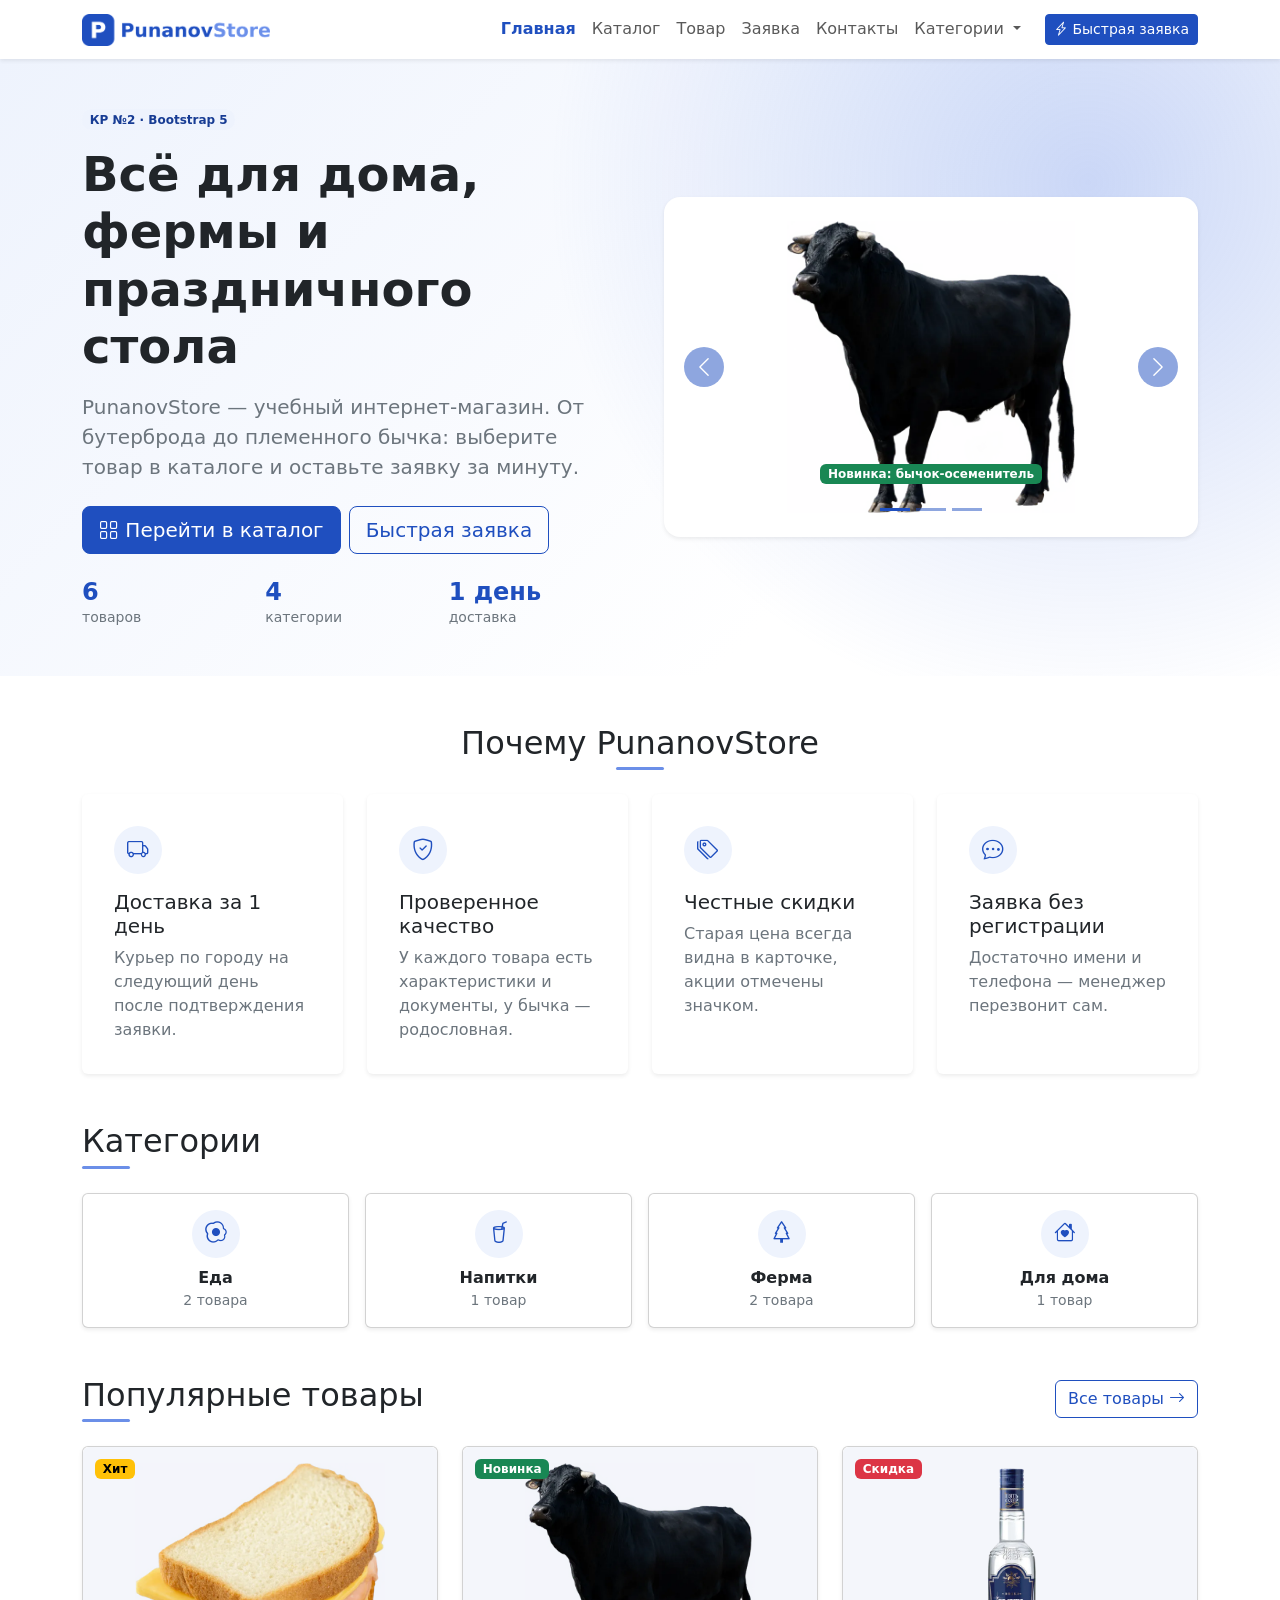
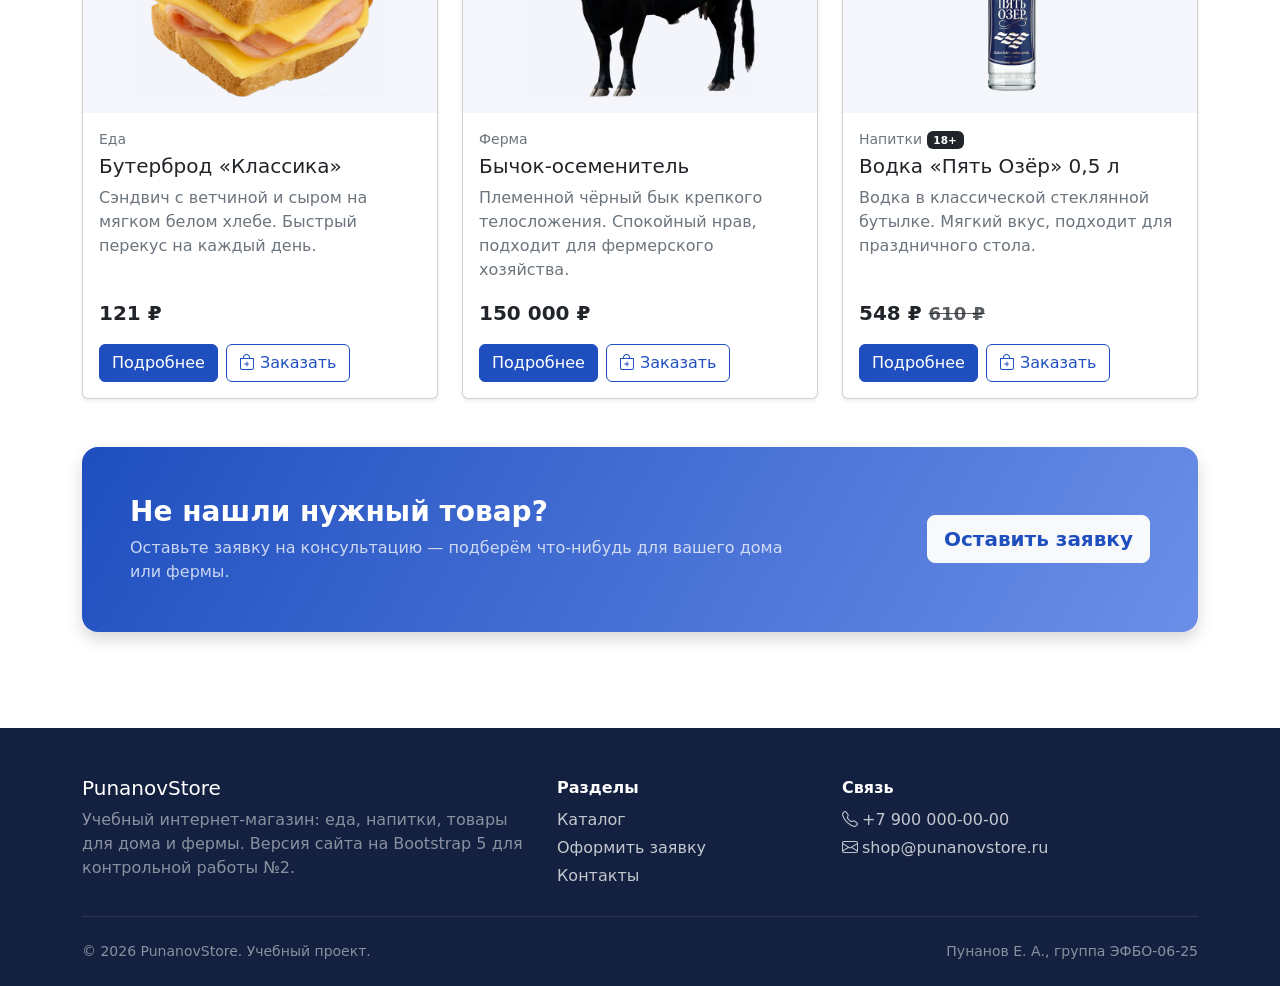
<file: index.html>
<!DOCTYPE html>
<html lang="ru">
<head>
  <meta charset="UTF-8">
  <meta name="viewport" content="width=device-width, initial-scale=1.0">
  <meta name="description" content="PunanovStore — учебный интернет-магазин на Bootstrap: еда, напитки, товары для дома и фермы.">
  <title>Главная — PunanovStore</title>
  <link rel="icon" href="images/favicon.svg" type="image/svg+xml">


  <link rel="stylesheet" href="vendor/bootstrap/css/bootstrap.min.css">

  <link rel="stylesheet" href="vendor/bootstrap-icons/bootstrap-icons.min.css">

  <link rel="stylesheet" href="css/custom.css">
</head>
<body>
  <a class="visually-hidden-focusable skip-link btn btn-primary" href="#main">Перейти к содержимому</a>

  <nav class="navbar navbar-expand-lg bg-body shadow-sm sticky-top" aria-label="Основная навигация">
    <div class="container">
      <a class="navbar-brand" href="index.html">
        <img src="images/logo.png" alt="PunanovStore — на главную" width="188" height="32">
      </a>

      <button class="navbar-toggler" type="button" data-bs-toggle="collapse" data-bs-target="#mainNavbar"
              aria-controls="mainNavbar" aria-expanded="false" aria-label="Переключить навигацию">
        <span class="navbar-toggler-icon"></span>
      </button>

      <div class="collapse navbar-collapse" id="mainNavbar">
        <ul class="navbar-nav ms-auto mb-2 mb-lg-0 align-items-lg-center">
          <li class="nav-item"><a class="nav-link active" aria-current="page" href="index.html">Главная</a></li>
          <li class="nav-item"><a class="nav-link" href="catalog.html">Каталог</a></li>
          <li class="nav-item"><a class="nav-link" href="product.html">Товар</a></li>
          <li class="nav-item"><a class="nav-link" href="order.html">Заявка</a></li>
          <li class="nav-item"><a class="nav-link" href="contacts.html">Контакты</a></li>
          <li class="nav-item dropdown">
            <a class="nav-link dropdown-toggle" href="#" role="button" data-bs-toggle="dropdown" aria-expanded="false">
              Категории
            </a>
            <ul class="dropdown-menu dropdown-menu-lg-end">
              <li><a class="dropdown-item" href="catalog.html?category=food"><i class="bi bi-egg-fried me-2" aria-hidden="true"></i>Еда</a></li>
              <li><a class="dropdown-item" href="catalog.html?category=drinks"><i class="bi bi-cup-straw me-2" aria-hidden="true"></i>Напитки</a></li>
              <li><a class="dropdown-item" href="catalog.html?category=farm"><i class="bi bi-tree me-2" aria-hidden="true"></i>Ферма</a></li>
              <li><a class="dropdown-item" href="catalog.html?category=home"><i class="bi bi-house-heart me-2" aria-hidden="true"></i>Для дома</a></li>
              <li><hr class="dropdown-divider"></li>
              <li><a class="dropdown-item" href="catalog.html">Все товары</a></li>
            </ul>
          </li>
          <li class="nav-item ms-lg-3 mt-2 mt-lg-0">
            <button class="btn btn-primary btn-sm" type="button" data-bs-toggle="modal" data-bs-target="#orderModal">
              <i class="bi bi-lightning-charge" aria-hidden="true"></i> Быстрая заявка
            </button>
          </li>
        </ul>
      </div>
    </div>
  </nav>

  <main id="main">


    <section class="hero py-5" aria-labelledby="hero-title">
      <div class="container">
        <div class="row align-items-center g-4 g-lg-5">
          <div class="col-12 col-lg-6">
            <span class="badge rounded-pill bg-primary-subtle text-primary-emphasis mb-3">КР №2 · Bootstrap 5</span>
            <h1 id="hero-title" class="display-5 fw-bold mb-3">Всё для дома, фермы и праздничного стола</h1>
            <p class="lead text-secondary mb-4">
              PunanovStore — учебный интернет-магазин. От бутерброда до племенного бычка:
              выберите товар в каталоге и оставьте заявку за минуту.
            </p>
            <div class="d-flex flex-wrap gap-2 btn-stack-sm mb-4">
              <a class="btn btn-primary btn-lg" href="catalog.html">
                <i class="bi bi-grid" aria-hidden="true"></i> Перейти в каталог
              </a>
              <button class="btn btn-outline-primary btn-lg" type="button" data-bs-toggle="modal" data-bs-target="#orderModal">
                Быстрая заявка
              </button>
            </div>
            <div class="row g-3 text-center text-sm-start">
              <div class="col-4">
                <p class="h4 fw-bold text-primary mb-0">6</p>
                <p class="small text-secondary mb-0">товаров</p>
              </div>
              <div class="col-4">
                <p class="h4 fw-bold text-primary mb-0">4</p>
                <p class="small text-secondary mb-0">категории</p>
              </div>
              <div class="col-4">
                <p class="h4 fw-bold text-primary mb-0">1&nbsp;день</p>
                <p class="small text-secondary mb-0">доставка</p>
              </div>
            </div>
          </div>

          <div class="col-12 col-lg-6">
            <div id="heroCarousel" class="carousel slide hero-carousel shadow-sm" data-bs-ride="carousel" aria-label="Популярные товары">
              <div class="carousel-indicators">
                <button type="button" data-bs-target="#heroCarousel" data-bs-slide-to="0" class="active" aria-current="true" aria-label="Слайд 1"></button>
                <button type="button" data-bs-target="#heroCarousel" data-bs-slide-to="1" aria-label="Слайд 2"></button>
                <button type="button" data-bs-target="#heroCarousel" data-bs-slide-to="2" aria-label="Слайд 3"></button>
              </div>
              <div class="carousel-inner">
                <div class="carousel-item active" data-bs-interval="4000">
                  <img src="images/bull.webp" class="d-block w-100" alt="Чёрный племенной бык в полный рост" width="632" height="640">
                  <div class="carousel-caption">
                    <p class="badge text-bg-success mb-0">Новинка: бычок-осеменитель</p>
                  </div>
                </div>
                <div class="carousel-item" data-bs-interval="4000">
                  <img src="images/samovar.svg" class="d-block w-100" alt="Латунный электрический самовар с синим заварочным чайником" width="640" height="640">
                  <div class="carousel-caption">
                    <p class="badge text-bg-warning mb-0">Хит: самовар электрический</p>
                  </div>
                </div>
                <div class="carousel-item" data-bs-interval="4000">
                  <img src="images/pelmeni.svg" class="d-block w-100" alt="Тарелка пельменей со сметаной и укропом" width="640" height="640">
                  <div class="carousel-caption">
                    <p class="badge text-bg-danger mb-0">Скидка 13%: пельмени «Домашние»</p>
                  </div>
                </div>
              </div>
              <button class="carousel-control-prev" type="button" data-bs-target="#heroCarousel" data-bs-slide="prev">
                <span class="carousel-control-prev-icon" aria-hidden="true"></span>
                <span class="visually-hidden">Предыдущий</span>
              </button>
              <button class="carousel-control-next" type="button" data-bs-target="#heroCarousel" data-bs-slide="next">
                <span class="carousel-control-next-icon" aria-hidden="true"></span>
                <span class="visually-hidden">Следующий</span>
              </button>
            </div>
          </div>
        </div>
      </div>
    </section>

    <section class="container my-5" id="advantages" aria-labelledby="advantages-title">
      <h2 id="advantages-title" class="section-title text-center mb-4">Почему PunanovStore</h2>
      <div class="row g-4">
        <div class="col-12 col-sm-6 col-lg-3">
          <div class="card h-100 border-0 shadow-sm p-3">
            <div class="card-body">
              <span class="icon-circle mb-3"><i class="bi bi-truck" aria-hidden="true"></i></span>
              <h3 class="h5">Доставка за 1 день</h3>
              <p class="text-secondary mb-0">Курьер по городу на следующий день после подтверждения заявки.</p>
            </div>
          </div>
        </div>
        <div class="col-12 col-sm-6 col-lg-3">
          <div class="card h-100 border-0 shadow-sm p-3">
            <div class="card-body">
              <span class="icon-circle mb-3"><i class="bi bi-shield-check" aria-hidden="true"></i></span>
              <h3 class="h5">Проверенное качество</h3>
              <p class="text-secondary mb-0">У каждого товара есть характеристики и документы, у бычка — родословная.</p>
            </div>
          </div>
        </div>
        <div class="col-12 col-sm-6 col-lg-3">
          <div class="card h-100 border-0 shadow-sm p-3">
            <div class="card-body">
              <span class="icon-circle mb-3"><i class="bi bi-tags" aria-hidden="true"></i></span>
              <h3 class="h5">Честные скидки</h3>
              <p class="text-secondary mb-0">Старая цена всегда видна в карточке, акции отмечены значком.</p>
            </div>
          </div>
        </div>
        <div class="col-12 col-sm-6 col-lg-3">
          <div class="card h-100 border-0 shadow-sm p-3">
            <div class="card-body">
              <span class="icon-circle mb-3"><i class="bi bi-chat-dots" aria-hidden="true"></i></span>
              <h3 class="h5">Заявка без регистрации</h3>
              <p class="text-secondary mb-0">Достаточно имени и телефона — менеджер перезвонит сам.</p>
            </div>
          </div>
        </div>
      </div>
    </section>

    <section class="container my-5" aria-labelledby="categories-title">
      <h2 id="categories-title" class="section-title mb-4">Категории</h2>
      <div class="row g-3">
        <div class="col-6 col-md-3">
          <a class="card h-100 text-center text-decoration-none shadow-sm product-card p-3" href="catalog.html?category=food">
            <span class="icon-circle mx-auto mb-2"><i class="bi bi-egg-fried" aria-hidden="true"></i></span>
            <span class="fw-semibold text-body">Еда</span>
            <span class="small text-secondary">2 товара</span>
          </a>
        </div>
        <div class="col-6 col-md-3">
          <a class="card h-100 text-center text-decoration-none shadow-sm product-card p-3" href="catalog.html?category=drinks">
            <span class="icon-circle mx-auto mb-2"><i class="bi bi-cup-straw" aria-hidden="true"></i></span>
            <span class="fw-semibold text-body">Напитки</span>
            <span class="small text-secondary">1 товар</span>
          </a>
        </div>
        <div class="col-6 col-md-3">
          <a class="card h-100 text-center text-decoration-none shadow-sm product-card p-3" href="catalog.html?category=farm">
            <span class="icon-circle mx-auto mb-2"><i class="bi bi-tree" aria-hidden="true"></i></span>
            <span class="fw-semibold text-body">Ферма</span>
            <span class="small text-secondary">2 товара</span>
          </a>
        </div>
        <div class="col-6 col-md-3">
          <a class="card h-100 text-center text-decoration-none shadow-sm product-card p-3" href="catalog.html?category=home">
            <span class="icon-circle mx-auto mb-2"><i class="bi bi-house-heart" aria-hidden="true"></i></span>
            <span class="fw-semibold text-body">Для дома</span>
            <span class="small text-secondary">1 товар</span>
          </a>
        </div>
      </div>
    </section>

    <section class="container my-5" id="popular" aria-labelledby="popular-title">
      <div class="d-flex flex-wrap justify-content-between align-items-center gap-2 mb-4">
        <h2 id="popular-title" class="section-title mb-0">Популярные товары</h2>
        <a class="btn btn-outline-primary" href="catalog.html">Все товары <i class="bi bi-arrow-right" aria-hidden="true"></i></a>
      </div>
      <div class="row g-4">
          <div class="col-12 col-md-6 col-lg-4">
            <article class="card h-100 shadow-sm product-card">
              <div class="product-card__image rounded-top">
                <img src="images/sandwich.webp" alt="Бутерброд с ветчиной и сыром на белом хлебе" width="640" height="600" loading="lazy">
                <span class="badge text-bg-warning">Хит</span>
              </div>
              <div class="card-body d-flex flex-column">
                <p class="small text-secondary mb-1">Еда</p>
                <h3 class="card-title h5">Бутерброд «Классика»</h3>
                <p class="card-text text-secondary">Сэндвич с ветчиной и сыром на мягком белом хлебе. Быстрый перекус на каждый день.</p>
                <p class="fs-5 fw-bold mt-auto mb-3">121 ₽</p>
                <div class="d-flex flex-wrap gap-2">
                  <a class="btn btn-primary" href="product.html?id=sandwich">Подробнее</a>
                  <button class="btn btn-outline-primary btn-order" type="button"
                          data-bs-toggle="modal" data-bs-target="#orderModal" data-product="sandwich">
                    <i class="bi bi-bag-plus" aria-hidden="true"></i> Заказать
                  </button>
                </div>
              </div>
            </article>
          </div>
          <div class="col-12 col-md-6 col-lg-4">
            <article class="card h-100 shadow-sm product-card">
              <div class="product-card__image rounded-top">
                <img src="images/bull.webp" alt="Чёрный племенной бык в полный рост" width="632" height="640" loading="lazy">
                <span class="badge text-bg-success">Новинка</span>
              </div>
              <div class="card-body d-flex flex-column">
                <p class="small text-secondary mb-1">Ферма</p>
                <h3 class="card-title h5">Бычок-осеменитель</h3>
                <p class="card-text text-secondary">Племенной чёрный бык крепкого телосложения. Спокойный нрав, подходит для фермерского хозяйства.</p>
                <p class="fs-5 fw-bold mt-auto mb-3">150 000 ₽</p>
                <div class="d-flex flex-wrap gap-2">
                  <a class="btn btn-primary" href="product.html?id=bull">Подробнее</a>
                  <button class="btn btn-outline-primary btn-order" type="button"
                          data-bs-toggle="modal" data-bs-target="#orderModal" data-product="bull">
                    <i class="bi bi-bag-plus" aria-hidden="true"></i> Заказать
                  </button>
                </div>
              </div>
            </article>
          </div>
          <div class="col-12 col-md-6 col-lg-4">
            <article class="card h-100 shadow-sm product-card">
              <div class="product-card__image rounded-top">
                <img src="images/vodka.webp" alt="Бутылка водки «Пять Озёр» с синей этикеткой" width="500" height="640" loading="lazy">
                <span class="badge text-bg-danger">Скидка</span>
              </div>
              <div class="card-body d-flex flex-column">
                <p class="small text-secondary mb-1">Напитки <span class="badge text-bg-dark">18+</span></p>
                <h3 class="card-title h5">Водка «Пять Озёр» 0,5 л</h3>
                <p class="card-text text-secondary">Водка в классической стеклянной бутылке. Мягкий вкус, подходит для праздничного стола.</p>
                <p class="fs-5 fw-bold mt-auto mb-3">548 ₽ <span class="price-old">610 ₽</span></p>
                <div class="d-flex flex-wrap gap-2">
                  <a class="btn btn-primary" href="product.html?id=vodka">Подробнее</a>
                  <button class="btn btn-outline-primary btn-order" type="button"
                          data-bs-toggle="modal" data-bs-target="#orderModal" data-product="vodka">
                    <i class="bi bi-bag-plus" aria-hidden="true"></i> Заказать
                  </button>
                </div>
              </div>
            </article>
          </div>
      </div>
    </section>

    <section class="container my-5" aria-labelledby="cta-title">
      <div class="cta-band text-white p-4 p-md-5 shadow">
        <div class="row align-items-center g-3">
          <div class="col-12 col-lg-8">
            <h2 id="cta-title" class="h3 fw-bold mb-2">Не нашли нужный товар?</h2>
            <p class="mb-0 opacity-75">Оставьте заявку на консультацию — подберём что-нибудь для вашего дома или фермы.</p>
          </div>
          <div class="col-12 col-lg-4 text-lg-end">
            <a class="btn btn-light btn-lg text-primary fw-semibold" href="order.html?product=consult">Оставить заявку</a>
          </div>
        </div>
      </div>
    </section>
  </main>

  <footer class="site-footer text-white pt-5 pb-4 mt-5">
    <div class="container">
      <div class="row g-4">
        <div class="col-12 col-md-6 col-lg-5">
          <p class="h5 mb-2">PunanovStore</p>
          <p class="text-white-50 mb-0">
            Учебный интернет-магазин: еда, напитки, товары для дома и фермы.
            Версия сайта на Bootstrap 5 для контрольной работы №2.
          </p>
        </div>
        <div class="col-12 col-sm-6 col-md-3 col-lg-3">
          <p class="fw-semibold mb-2">Разделы</p>
          <ul class="list-unstyled mb-0">
            <li class="mb-1"><a href="catalog.html">Каталог</a></li>
            <li class="mb-1"><a href="order.html">Оформить заявку</a></li>
            <li class="mb-1"><a href="contacts.html">Контакты</a></li>
          </ul>
        </div>
        <div class="col-12 col-sm-6 col-md-3 col-lg-4">
          <p class="fw-semibold mb-2">Связь</p>
          <ul class="list-unstyled mb-0">
            <li class="mb-1"><a href="tel:+79000000000"><i class="bi bi-telephone me-1" aria-hidden="true"></i>+7 900 000-00-00</a></li>
            <li class="mb-1"><a class="text-break" href="mailto:shop@punanovstore.ru"><i class="bi bi-envelope me-1" aria-hidden="true"></i>shop@punanovstore.ru</a></li>
          </ul>
        </div>
      </div>
      <hr class="border-secondary my-4">
      <div class="row g-2 small text-white-50">
        <div class="col-12 col-md-6">&copy; 2026 PunanovStore. Учебный проект.</div>
        <div class="col-12 col-md-6 text-md-end">Пунанов Е. А., группа ЭФБО-06-25</div>
      </div>
    </div>
  </footer>

  <div class="modal fade" id="orderModal" tabindex="-1" aria-labelledby="orderModalLabel" aria-hidden="true">
    <div class="modal-dialog modal-dialog-centered modal-dialog-scrollable">
      <div class="modal-content">
        <div class="modal-header">
          <h2 class="modal-title h5" id="orderModalLabel">Быстрая заявка</h2>
          <button type="button" class="btn-close" data-bs-dismiss="modal" aria-label="Закрыть"></button>
        </div>
        <div class="modal-body">
          <p class="text-secondary">Оставьте контакты — менеджер перезвонит и уточнит детали заказа.</p>
          <form id="quickOrderForm" class="needs-validation" action="#" method="post" novalidate>
            <div class="mb-3">
              <label for="modal-name" class="form-label">Имя *</label>
              <input id="modal-name" name="name" type="text" class="form-control" minlength="2"
                     autocomplete="given-name" required>
              <div class="invalid-feedback">Введите имя (минимум 2 символа).</div>
            </div>
            <div class="mb-3">
              <label for="modal-phone" class="form-label">Телефон *</label>
              <div class="input-group has-validation">
                <span class="input-group-text">+7</span>
                <input id="modal-phone" name="phone" type="tel" class="form-control" inputmode="tel"
                       placeholder="900 000-00-00" pattern="[0-9\s\-\(\)]{10,15}" autocomplete="tel-national" required>
                <div class="invalid-feedback">Введите 10 цифр номера.</div>
              </div>
            </div>
            <div class="mb-3">
              <label for="modal-product" class="form-label">Товар *</label>
              <select id="modal-product" name="product" class="form-select" required>
                <option value="" selected disabled>Выберите товар</option>
                    <option value="sandwich">Бутерброд «Классика» — 121 ₽</option>
                    <option value="bull">Бычок-осеменитель — 150 000 ₽</option>
                    <option value="vodka">Водка «Пять Озёр» 0,5 л — 548 ₽</option>
                    <option value="pelmeni">Пельмени «Домашние» 1 кг — 389 ₽</option>
                    <option value="hen">Курица-несушка — 1 200 ₽</option>
                    <option value="samovar">Самовар электрический 3 л — 4 990 ₽</option>
                    <option value="consult">Консультация по подбору товара</option>
              </select>
              <div class="invalid-feedback">Выберите товар или консультацию.</div>
            </div>
            <div class="form-check">
              <input id="modal-agree" name="agree" class="form-check-input" type="checkbox" required>
              <label class="form-check-label" for="modal-agree">Согласен на обработку персональных данных *</label>
              <div class="invalid-feedback">Без согласия заявку отправить нельзя.</div>
            </div>
          </form>
        </div>
        <div class="modal-footer">
          <button type="button" class="btn btn-secondary" data-bs-dismiss="modal">Закрыть</button>
          <button type="submit" class="btn btn-primary" form="quickOrderForm">Отправить</button>
        </div>
      </div>
    </div>
  </div>

  <div class="toast-container position-fixed bottom-0 end-0 p-3">
    <div id="appToast" class="toast align-items-center text-bg-success border-0" role="status" aria-live="polite" aria-atomic="true">
      <div class="d-flex">
        <div class="toast-body" id="appToastBody">Заявка отправлена!</div>
        <button type="button" class="btn-close btn-close-white me-2 m-auto" data-bs-dismiss="toast" aria-label="Закрыть"></button>
      </div>
    </div>
  </div>

  <script src="vendor/bootstrap/js/bootstrap.bundle.min.js"></script>
  <script src="js/main.js"></script>
</body>
</html>
</file>
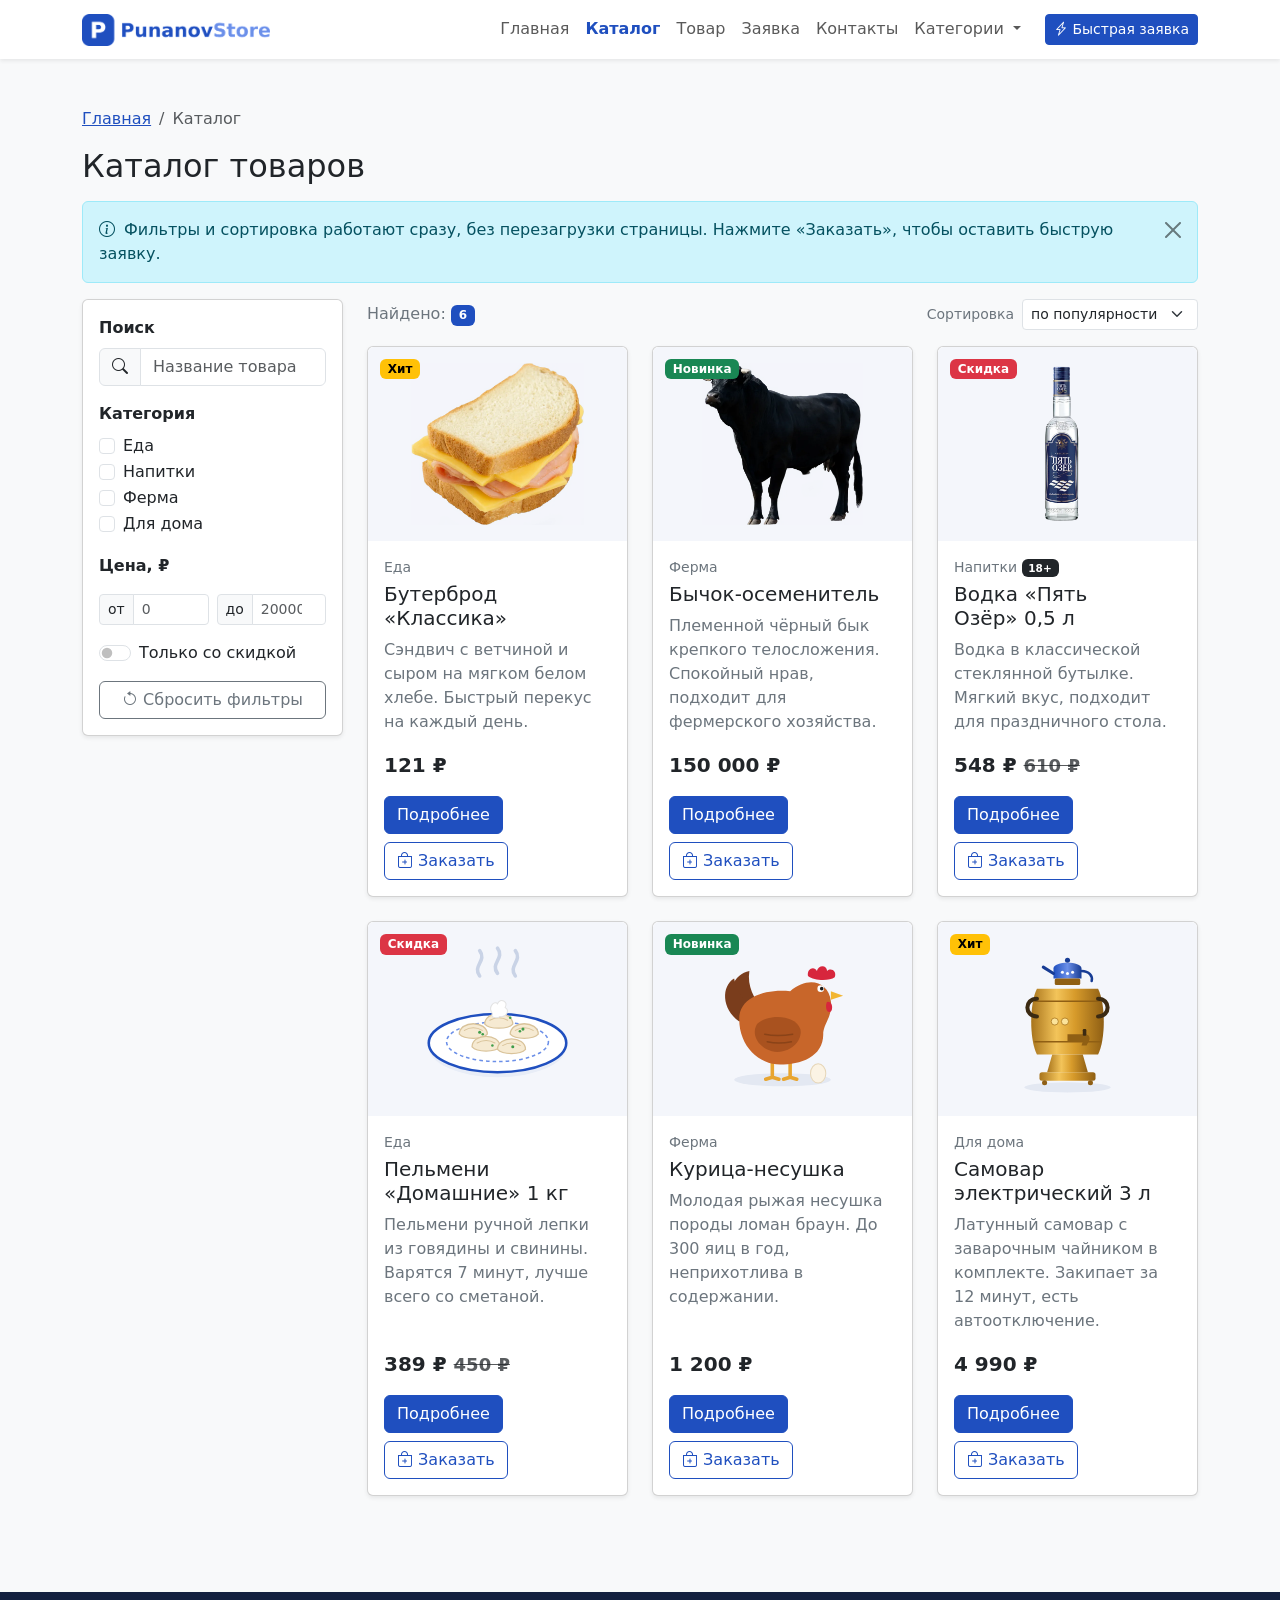
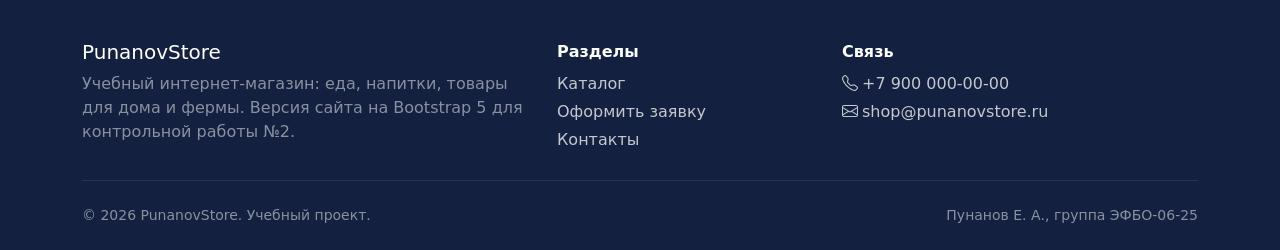
<file: catalog.html>
<!DOCTYPE html>
<html lang="ru">
<head>
  <meta charset="UTF-8">
  <meta name="viewport" content="width=device-width, initial-scale=1.0">
  <meta name="description" content="Каталог товаров PunanovStore с фильтрами по категории и цене.">
  <title>Каталог — PunanovStore</title>
  <link rel="icon" href="images/favicon.svg" type="image/svg+xml">

  <link rel="stylesheet" href="vendor/bootstrap/css/bootstrap.min.css">
  <link rel="stylesheet" href="vendor/bootstrap-icons/bootstrap-icons.min.css">
  <link rel="stylesheet" href="css/custom.css">
</head>
<body class="bg-body-tertiary">
  <a class="visually-hidden-focusable skip-link btn btn-primary" href="#main">Перейти к содержимому</a>

  <nav class="navbar navbar-expand-lg bg-body shadow-sm sticky-top" aria-label="Основная навигация">
    <div class="container">
      <a class="navbar-brand" href="index.html">
        <img src="images/logo.png" alt="PunanovStore — на главную" width="188" height="32">
      </a>

      <button class="navbar-toggler" type="button" data-bs-toggle="collapse" data-bs-target="#mainNavbar"
              aria-controls="mainNavbar" aria-expanded="false" aria-label="Переключить навигацию">
        <span class="navbar-toggler-icon"></span>
      </button>

      <div class="collapse navbar-collapse" id="mainNavbar">
        <ul class="navbar-nav ms-auto mb-2 mb-lg-0 align-items-lg-center">
          <li class="nav-item"><a class="nav-link" href="index.html">Главная</a></li>
          <li class="nav-item"><a class="nav-link active" aria-current="page" href="catalog.html">Каталог</a></li>
          <li class="nav-item"><a class="nav-link" href="product.html">Товар</a></li>
          <li class="nav-item"><a class="nav-link" href="order.html">Заявка</a></li>
          <li class="nav-item"><a class="nav-link" href="contacts.html">Контакты</a></li>
          <li class="nav-item dropdown">
            <a class="nav-link dropdown-toggle" href="#" role="button" data-bs-toggle="dropdown" aria-expanded="false">
              Категории
            </a>
            <ul class="dropdown-menu dropdown-menu-lg-end">
              <li><a class="dropdown-item" href="catalog.html?category=food"><i class="bi bi-egg-fried me-2" aria-hidden="true"></i>Еда</a></li>
              <li><a class="dropdown-item" href="catalog.html?category=drinks"><i class="bi bi-cup-straw me-2" aria-hidden="true"></i>Напитки</a></li>
              <li><a class="dropdown-item" href="catalog.html?category=farm"><i class="bi bi-tree me-2" aria-hidden="true"></i>Ферма</a></li>
              <li><a class="dropdown-item" href="catalog.html?category=home"><i class="bi bi-house-heart me-2" aria-hidden="true"></i>Для дома</a></li>
              <li><hr class="dropdown-divider"></li>
              <li><a class="dropdown-item" href="catalog.html">Все товары</a></li>
            </ul>
          </li>
          <li class="nav-item ms-lg-3 mt-2 mt-lg-0">
            <button class="btn btn-primary btn-sm" type="button" data-bs-toggle="modal" data-bs-target="#orderModal">
              <i class="bi bi-lightning-charge" aria-hidden="true"></i> Быстрая заявка
            </button>
          </li>
        </ul>
      </div>
    </div>
  </nav>

  <main id="main">

    <div class="container my-4 my-lg-5">
      <nav aria-label="breadcrumb">
        <ol class="breadcrumb">
          <li class="breadcrumb-item"><a href="index.html">Главная</a></li>
          <li class="breadcrumb-item active" aria-current="page">Каталог</li>
        </ol>
      </nav>

      <div class="d-flex flex-wrap justify-content-between align-items-center gap-2 mb-3">
        <h1 class="h2 mb-0">Каталог товаров</h1>
        <button class="btn btn-outline-primary d-lg-none" type="button" data-bs-toggle="offcanvas"
                data-bs-target="#filtersOffcanvas" aria-controls="filtersOffcanvas">
          <i class="bi bi-funnel" aria-hidden="true"></i> Фильтры
        </button>
      </div>

      <div class="alert alert-info alert-dismissible fade show" role="alert">
        <i class="bi bi-info-circle me-1" aria-hidden="true"></i>
        Фильтры и сортировка работают сразу, без перезагрузки страницы. Нажмите «Заказать», чтобы оставить быструю заявку.
        <button type="button" class="btn-close" data-bs-dismiss="alert" aria-label="Закрыть"></button>
      </div>

      <div class="row g-4">
        <aside class="col-12 col-lg-3">
          <div class="offcanvas-lg offcanvas-start catalog-sidebar" tabindex="-1" id="filtersOffcanvas" aria-labelledby="filtersTitle">
            <div class="offcanvas-header">
              <h2 class="offcanvas-title h5" id="filtersTitle">Фильтры</h2>
              <button type="button" class="btn-close" data-bs-dismiss="offcanvas" data-bs-target="#filtersOffcanvas" aria-label="Закрыть"></button>
            </div>
            <div class="offcanvas-body">
              <form id="filtersForm" class="card card-body shadow-sm w-100" action="#" method="get" aria-label="Фильтры каталога">
                <div class="mb-3">
                  <label for="filter-search" class="form-label fw-semibold">Поиск</label>
                  <div class="input-group">
                    <span class="input-group-text"><i class="bi bi-search" aria-hidden="true"></i></span>
                    <input id="filter-search" name="q" type="search" class="form-control" placeholder="Название товара">
                  </div>
                </div>

                <fieldset class="mb-3">
                  <legend class="form-label fw-semibold fs-6">Категория</legend>
                  <div class="form-check">
                    <input class="form-check-input" type="checkbox" name="category" value="food" id="cat-food">
                    <label class="form-check-label" for="cat-food">Еда</label>
                  </div>
                  <div class="form-check">
                    <input class="form-check-input" type="checkbox" name="category" value="drinks" id="cat-drinks">
                    <label class="form-check-label" for="cat-drinks">Напитки</label>
                  </div>
                  <div class="form-check">
                    <input class="form-check-input" type="checkbox" name="category" value="farm" id="cat-farm">
                    <label class="form-check-label" for="cat-farm">Ферма</label>
                  </div>
                  <div class="form-check">
                    <input class="form-check-input" type="checkbox" name="category" value="home" id="cat-home">
                    <label class="form-check-label" for="cat-home">Для дома</label>
                  </div>
                </fieldset>

                <fieldset class="mb-3">
                  <legend class="form-label fw-semibold fs-6">Цена, ₽</legend>
                  <div class="row g-2">
                    <div class="col-6 col-lg-12 col-xl-6">
                      <div class="input-group input-group-sm">
                        <span class="input-group-text">от</span>
                        <input id="price-from" name="price-from" type="number" min="0" class="form-control" placeholder="0" aria-label="Цена от">
                      </div>
                    </div>
                    <div class="col-6 col-lg-12 col-xl-6">
                      <div class="input-group input-group-sm">
                        <span class="input-group-text">до</span>
                        <input id="price-to" name="price-to" type="number" min="0" class="form-control" placeholder="200000" aria-label="Цена до">
                      </div>
                    </div>
                  </div>
                </fieldset>

                <div class="form-check form-switch mb-3">
                  <input class="form-check-input" type="checkbox" role="switch" id="filter-sale" name="sale">
                  <label class="form-check-label" for="filter-sale">Только со скидкой</label>
                </div>

                <button class="btn btn-outline-secondary w-100" type="reset">
                  <i class="bi bi-arrow-counterclockwise" aria-hidden="true"></i> Сбросить фильтры
                </button>
              </form>
            </div>
          </div>
        </aside>

        <!-- Список товаров -->
        <section class="col-12 col-lg-9" aria-labelledby="results-title">
          <h2 id="results-title" class="visually-hidden">Товары</h2>
          <div class="d-flex flex-wrap justify-content-between align-items-center gap-2 mb-3">
            <p class="mb-0 text-secondary" aria-live="polite">
              Найдено: <span class="badge text-bg-primary" id="resultsCount">6</span>
            </p>
            <div class="d-flex align-items-center gap-2">
              <label for="sort-select" class="form-label mb-0 small text-secondary text-nowrap">Сортировка</label>
              <select id="sort-select" name="sort" class="form-select form-select-sm w-auto">
                <option value="popular" selected>по популярности</option>
                <option value="price-asc">сначала дешевле</option>
                <option value="price-desc">сначала дороже</option>
                <option value="name">по названию</option>
              </select>
            </div>
          </div>

          <div class="row g-4" id="catalogGrid">
          <div class="col-12 col-md-6 col-xl-4 catalog-item" data-category="food" data-price="121" data-sale="0" data-popular="1" data-name="Бутерброд «Классика»">
            <article class="card h-100 shadow-sm product-card">
              <div class="product-card__image rounded-top">
                <img src="images/sandwich.webp" alt="Бутерброд с ветчиной и сыром на белом хлебе" width="640" height="600" loading="lazy">
                <span class="badge text-bg-warning">Хит</span>
              </div>
              <div class="card-body d-flex flex-column">
                <p class="small text-secondary mb-1">Еда</p>
                <h3 class="card-title h5">Бутерброд «Классика»</h3>
                <p class="card-text text-secondary">Сэндвич с ветчиной и сыром на мягком белом хлебе. Быстрый перекус на каждый день.</p>
                <p class="fs-5 fw-bold mt-auto mb-3">121 ₽</p>
                <div class="d-flex flex-wrap gap-2">
                  <a class="btn btn-primary" href="product.html?id=sandwich">Подробнее</a>
                  <button class="btn btn-outline-primary btn-order" type="button"
                          data-bs-toggle="modal" data-bs-target="#orderModal" data-product="sandwich">
                    <i class="bi bi-bag-plus" aria-hidden="true"></i> Заказать
                  </button>
                </div>
              </div>
            </article>
          </div>
          <div class="col-12 col-md-6 col-xl-4 catalog-item" data-category="farm" data-price="150000" data-sale="0" data-popular="2" data-name="Бычок-осеменитель">
            <article class="card h-100 shadow-sm product-card">
              <div class="product-card__image rounded-top">
                <img src="images/bull.webp" alt="Чёрный племенной бык в полный рост" width="632" height="640" loading="lazy">
                <span class="badge text-bg-success">Новинка</span>
              </div>
              <div class="card-body d-flex flex-column">
                <p class="small text-secondary mb-1">Ферма</p>
                <h3 class="card-title h5">Бычок-осеменитель</h3>
                <p class="card-text text-secondary">Племенной чёрный бык крепкого телосложения. Спокойный нрав, подходит для фермерского хозяйства.</p>
                <p class="fs-5 fw-bold mt-auto mb-3">150 000 ₽</p>
                <div class="d-flex flex-wrap gap-2">
                  <a class="btn btn-primary" href="product.html?id=bull">Подробнее</a>
                  <button class="btn btn-outline-primary btn-order" type="button"
                          data-bs-toggle="modal" data-bs-target="#orderModal" data-product="bull">
                    <i class="bi bi-bag-plus" aria-hidden="true"></i> Заказать
                  </button>
                </div>
              </div>
            </article>
          </div>
          <div class="col-12 col-md-6 col-xl-4 catalog-item" data-category="drinks" data-price="548" data-sale="1" data-popular="3" data-name="Водка «Пять Озёр» 0,5 л">
            <article class="card h-100 shadow-sm product-card">
              <div class="product-card__image rounded-top">
                <img src="images/vodka.webp" alt="Бутылка водки «Пять Озёр» с синей этикеткой" width="500" height="640" loading="lazy">
                <span class="badge text-bg-danger">Скидка</span>
              </div>
              <div class="card-body d-flex flex-column">
                <p class="small text-secondary mb-1">Напитки <span class="badge text-bg-dark">18+</span></p>
                <h3 class="card-title h5">Водка «Пять Озёр» 0,5 л</h3>
                <p class="card-text text-secondary">Водка в классической стеклянной бутылке. Мягкий вкус, подходит для праздничного стола.</p>
                <p class="fs-5 fw-bold mt-auto mb-3">548 ₽ <span class="price-old">610 ₽</span></p>
                <div class="d-flex flex-wrap gap-2">
                  <a class="btn btn-primary" href="product.html?id=vodka">Подробнее</a>
                  <button class="btn btn-outline-primary btn-order" type="button"
                          data-bs-toggle="modal" data-bs-target="#orderModal" data-product="vodka">
                    <i class="bi bi-bag-plus" aria-hidden="true"></i> Заказать
                  </button>
                </div>
              </div>
            </article>
          </div>
          <div class="col-12 col-md-6 col-xl-4 catalog-item" data-category="food" data-price="389" data-sale="1" data-popular="4" data-name="Пельмени «Домашние» 1 кг">
            <article class="card h-100 shadow-sm product-card">
              <div class="product-card__image rounded-top">
                <img src="images/pelmeni.svg" alt="Тарелка пельменей со сметаной и укропом" width="640" height="640" loading="lazy">
                <span class="badge text-bg-danger">Скидка</span>
              </div>
              <div class="card-body d-flex flex-column">
                <p class="small text-secondary mb-1">Еда</p>
                <h3 class="card-title h5">Пельмени «Домашние» 1 кг</h3>
                <p class="card-text text-secondary">Пельмени ручной лепки из говядины и свинины. Варятся 7 минут, лучше всего со сметаной.</p>
                <p class="fs-5 fw-bold mt-auto mb-3">389 ₽ <span class="price-old">450 ₽</span></p>
                <div class="d-flex flex-wrap gap-2">
                  <a class="btn btn-primary" href="product.html?id=pelmeni">Подробнее</a>
                  <button class="btn btn-outline-primary btn-order" type="button"
                          data-bs-toggle="modal" data-bs-target="#orderModal" data-product="pelmeni">
                    <i class="bi bi-bag-plus" aria-hidden="true"></i> Заказать
                  </button>
                </div>
              </div>
            </article>
          </div>
          <div class="col-12 col-md-6 col-xl-4 catalog-item" data-category="farm" data-price="1200" data-sale="0" data-popular="5" data-name="Курица-несушка">
            <article class="card h-100 shadow-sm product-card">
              <div class="product-card__image rounded-top">
                <img src="images/hen.svg" alt="Рыжая курица-несушка рядом с яйцом" width="640" height="640" loading="lazy">
                <span class="badge text-bg-success">Новинка</span>
              </div>
              <div class="card-body d-flex flex-column">
                <p class="small text-secondary mb-1">Ферма</p>
                <h3 class="card-title h5">Курица-несушка</h3>
                <p class="card-text text-secondary">Молодая рыжая несушка породы ломан браун. До 300 яиц в год, неприхотлива в содержании.</p>
                <p class="fs-5 fw-bold mt-auto mb-3">1 200 ₽</p>
                <div class="d-flex flex-wrap gap-2">
                  <a class="btn btn-primary" href="product.html?id=hen">Подробнее</a>
                  <button class="btn btn-outline-primary btn-order" type="button"
                          data-bs-toggle="modal" data-bs-target="#orderModal" data-product="hen">
                    <i class="bi bi-bag-plus" aria-hidden="true"></i> Заказать
                  </button>
                </div>
              </div>
            </article>
          </div>
          <div class="col-12 col-md-6 col-xl-4 catalog-item" data-category="home" data-price="4990" data-sale="0" data-popular="6" data-name="Самовар электрический 3 л">
            <article class="card h-100 shadow-sm product-card">
              <div class="product-card__image rounded-top">
                <img src="images/samovar.svg" alt="Латунный электрический самовар с синим заварочным чайником" width="640" height="640" loading="lazy">
                <span class="badge text-bg-warning">Хит</span>
              </div>
              <div class="card-body d-flex flex-column">
                <p class="small text-secondary mb-1">Для дома</p>
                <h3 class="card-title h5">Самовар электрический 3 л</h3>
                <p class="card-text text-secondary">Латунный самовар с заварочным чайником в комплекте. Закипает за 12 минут, есть автоотключение.</p>
                <p class="fs-5 fw-bold mt-auto mb-3">4 990 ₽</p>
                <div class="d-flex flex-wrap gap-2">
                  <a class="btn btn-primary" href="product.html?id=samovar">Подробнее</a>
                  <button class="btn btn-outline-primary btn-order" type="button"
                          data-bs-toggle="modal" data-bs-target="#orderModal" data-product="samovar">
                    <i class="bi bi-bag-plus" aria-hidden="true"></i> Заказать
                  </button>
                </div>
              </div>
            </article>
          </div>
          </div>

          <div class="alert alert-warning d-none mt-4" role="alert" id="emptyState">
            <i class="bi bi-emoji-frown me-1" aria-hidden="true"></i>
            По выбранным фильтрам ничего не найдено.
            <button class="btn btn-sm btn-warning ms-2" type="button" id="resetFiltersBtn">Сбросить фильтры</button>
          </div>
        </section>
      </div>
    </div>
  </main>

  <footer class="site-footer text-white pt-5 pb-4 mt-5">
    <div class="container">
      <div class="row g-4">
        <div class="col-12 col-md-6 col-lg-5">
          <p class="h5 mb-2">PunanovStore</p>
          <p class="text-white-50 mb-0">
            Учебный интернет-магазин: еда, напитки, товары для дома и фермы.
            Версия сайта на Bootstrap 5 для контрольной работы №2.
          </p>
        </div>
        <div class="col-12 col-sm-6 col-md-3 col-lg-3">
          <p class="fw-semibold mb-2">Разделы</p>
          <ul class="list-unstyled mb-0">
            <li class="mb-1"><a href="catalog.html">Каталог</a></li>
            <li class="mb-1"><a href="order.html">Оформить заявку</a></li>
            <li class="mb-1"><a href="contacts.html">Контакты</a></li>
          </ul>
        </div>
        <div class="col-12 col-sm-6 col-md-3 col-lg-4">
          <p class="fw-semibold mb-2">Связь</p>
          <ul class="list-unstyled mb-0">
            <li class="mb-1"><a href="tel:+79000000000"><i class="bi bi-telephone me-1" aria-hidden="true"></i>+7 900 000-00-00</a></li>
            <li class="mb-1"><a class="text-break" href="mailto:shop@punanovstore.ru"><i class="bi bi-envelope me-1" aria-hidden="true"></i>shop@punanovstore.ru</a></li>
          </ul>
        </div>
      </div>
      <hr class="border-secondary my-4">
      <div class="row g-2 small text-white-50">
        <div class="col-12 col-md-6">&copy; 2026 PunanovStore. Учебный проект.</div>
        <div class="col-12 col-md-6 text-md-end">Пунанов Е. А., группа ЭФБО-06-25</div>
      </div>
    </div>
  </footer>

  <div class="modal fade" id="orderModal" tabindex="-1" aria-labelledby="orderModalLabel" aria-hidden="true">
    <div class="modal-dialog modal-dialog-centered modal-dialog-scrollable">
      <div class="modal-content">
        <div class="modal-header">
          <h2 class="modal-title h5" id="orderModalLabel">Быстрая заявка</h2>
          <button type="button" class="btn-close" data-bs-dismiss="modal" aria-label="Закрыть"></button>
        </div>
        <div class="modal-body">
          <p class="text-secondary">Оставьте контакты — менеджер перезвонит и уточнит детали заказа.</p>
          <form id="quickOrderForm" class="needs-validation" action="#" method="post" novalidate>
            <div class="mb-3">
              <label for="modal-name" class="form-label">Имя *</label>
              <input id="modal-name" name="name" type="text" class="form-control" minlength="2"
                     autocomplete="given-name" required>
              <div class="invalid-feedback">Введите имя (минимум 2 символа).</div>
            </div>
            <div class="mb-3">
              <label for="modal-phone" class="form-label">Телефон *</label>
              <div class="input-group has-validation">
                <span class="input-group-text">+7</span>
                <input id="modal-phone" name="phone" type="tel" class="form-control" inputmode="tel"
                       placeholder="900 000-00-00" pattern="[0-9\s\-\(\)]{10,15}" autocomplete="tel-national" required>
                <div class="invalid-feedback">Введите 10 цифр номера.</div>
              </div>
            </div>
            <div class="mb-3">
              <label for="modal-product" class="form-label">Товар *</label>
              <select id="modal-product" name="product" class="form-select" required>
                <option value="" selected disabled>Выберите товар</option>
                    <option value="sandwich">Бутерброд «Классика» — 121 ₽</option>
                    <option value="bull">Бычок-осеменитель — 150 000 ₽</option>
                    <option value="vodka">Водка «Пять Озёр» 0,5 л — 548 ₽</option>
                    <option value="pelmeni">Пельмени «Домашние» 1 кг — 389 ₽</option>
                    <option value="hen">Курица-несушка — 1 200 ₽</option>
                    <option value="samovar">Самовар электрический 3 л — 4 990 ₽</option>
                    <option value="consult">Консультация по подбору товара</option>
              </select>
              <div class="invalid-feedback">Выберите товар или консультацию.</div>
            </div>
            <div class="form-check">
              <input id="modal-agree" name="agree" class="form-check-input" type="checkbox" required>
              <label class="form-check-label" for="modal-agree">Согласен на обработку персональных данных *</label>
              <div class="invalid-feedback">Без согласия заявку отправить нельзя.</div>
            </div>
          </form>
        </div>
        <div class="modal-footer">
          <button type="button" class="btn btn-secondary" data-bs-dismiss="modal">Закрыть</button>
          <button type="submit" class="btn btn-primary" form="quickOrderForm">Отправить</button>
        </div>
      </div>
    </div>
  </div>

  <div class="toast-container position-fixed bottom-0 end-0 p-3">
    <div id="appToast" class="toast align-items-center text-bg-success border-0" role="status" aria-live="polite" aria-atomic="true">
      <div class="d-flex">
        <div class="toast-body" id="appToastBody">Заявка отправлена!</div>
        <button type="button" class="btn-close btn-close-white me-2 m-auto" data-bs-dismiss="toast" aria-label="Закрыть"></button>
      </div>
    </div>
  </div>

  <script src="vendor/bootstrap/js/bootstrap.bundle.min.js"></script>
  <script src="js/main.js"></script>
</body>
</html>
</file>
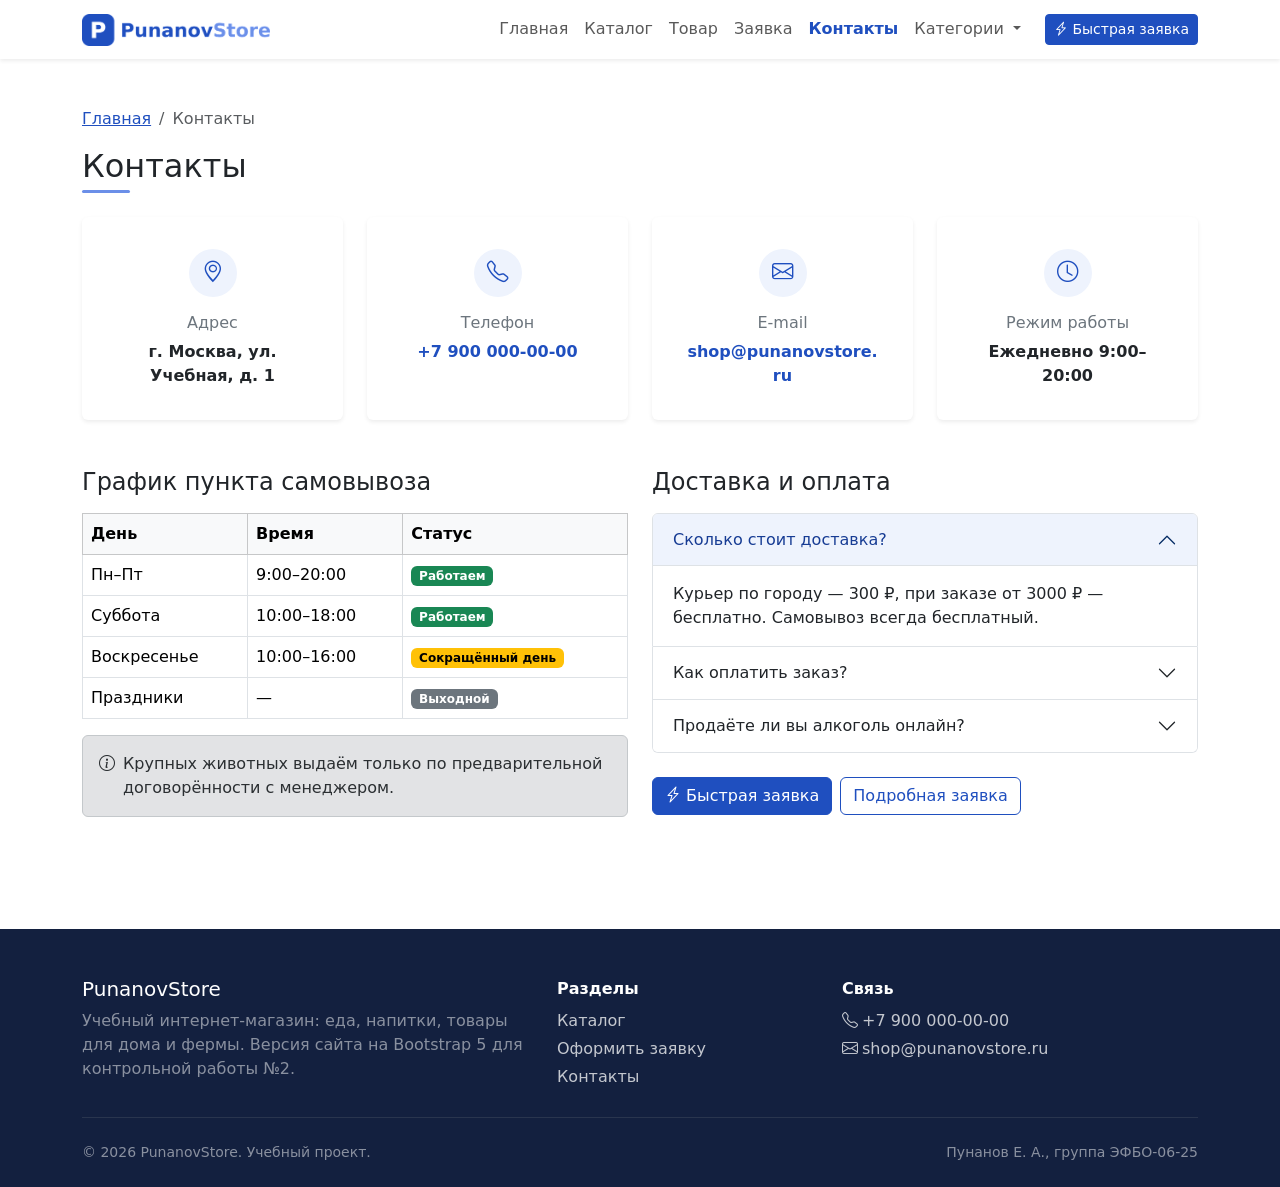
<file: contacts.html>
<!DOCTYPE html>
<html lang="ru">
<head>
  <meta charset="UTF-8">
  <meta name="viewport" content="width=device-width, initial-scale=1.0">
  <meta name="description" content="Контакты PunanovStore: адрес, телефон, режим работы, доставка.">
  <title>Контакты — PunanovStore</title>
  <link rel="icon" href="images/favicon.svg" type="image/svg+xml">

  <link rel="stylesheet" href="vendor/bootstrap/css/bootstrap.min.css">
  <link rel="stylesheet" href="vendor/bootstrap-icons/bootstrap-icons.min.css">
  <link rel="stylesheet" href="css/custom.css">
</head>
<body>
  <a class="visually-hidden-focusable skip-link btn btn-primary" href="#main">Перейти к содержимому</a>

  <nav class="navbar navbar-expand-lg bg-body shadow-sm sticky-top" aria-label="Основная навигация">
    <div class="container">
      <a class="navbar-brand" href="index.html">
        <img src="images/logo.png" alt="PunanovStore — на главную" width="188" height="32">
      </a>

      <button class="navbar-toggler" type="button" data-bs-toggle="collapse" data-bs-target="#mainNavbar"
              aria-controls="mainNavbar" aria-expanded="false" aria-label="Переключить навигацию">
        <span class="navbar-toggler-icon"></span>
      </button>

      <div class="collapse navbar-collapse" id="mainNavbar">
        <ul class="navbar-nav ms-auto mb-2 mb-lg-0 align-items-lg-center">
          <li class="nav-item"><a class="nav-link" href="index.html">Главная</a></li>
          <li class="nav-item"><a class="nav-link" href="catalog.html">Каталог</a></li>
          <li class="nav-item"><a class="nav-link" href="product.html">Товар</a></li>
          <li class="nav-item"><a class="nav-link" href="order.html">Заявка</a></li>
          <li class="nav-item"><a class="nav-link active" aria-current="page" href="contacts.html">Контакты</a></li>
          <li class="nav-item dropdown">
            <a class="nav-link dropdown-toggle" href="#" role="button" data-bs-toggle="dropdown" aria-expanded="false">
              Категории
            </a>
            <ul class="dropdown-menu dropdown-menu-lg-end">
              <li><a class="dropdown-item" href="catalog.html?category=food"><i class="bi bi-egg-fried me-2" aria-hidden="true"></i>Еда</a></li>
              <li><a class="dropdown-item" href="catalog.html?category=drinks"><i class="bi bi-cup-straw me-2" aria-hidden="true"></i>Напитки</a></li>
              <li><a class="dropdown-item" href="catalog.html?category=farm"><i class="bi bi-tree me-2" aria-hidden="true"></i>Ферма</a></li>
              <li><a class="dropdown-item" href="catalog.html?category=home"><i class="bi bi-house-heart me-2" aria-hidden="true"></i>Для дома</a></li>
              <li><hr class="dropdown-divider"></li>
              <li><a class="dropdown-item" href="catalog.html">Все товары</a></li>
            </ul>
          </li>
          <li class="nav-item ms-lg-3 mt-2 mt-lg-0">
            <button class="btn btn-primary btn-sm" type="button" data-bs-toggle="modal" data-bs-target="#orderModal">
              <i class="bi bi-lightning-charge" aria-hidden="true"></i> Быстрая заявка
            </button>
          </li>
        </ul>
      </div>
    </div>
  </nav>

  <main id="main">

    <div class="container my-4 my-lg-5">
      <nav aria-label="breadcrumb">
        <ol class="breadcrumb">
          <li class="breadcrumb-item"><a href="index.html">Главная</a></li>
          <li class="breadcrumb-item active" aria-current="page">Контакты</li>
        </ol>
      </nav>

      <h1 class="h2 section-title mb-4">Контакты</h1>

      <div class="row g-4 mb-5">
        <div class="col-12 col-sm-6 col-lg-3">
          <div class="card h-100 shadow-sm border-0 text-center p-3">
            <div class="card-body">
              <span class="icon-circle mb-3"><i class="bi bi-geo-alt" aria-hidden="true"></i></span>
              <h2 class="h6 text-secondary">Адрес</h2>
              <p class="fw-semibold mb-0">г. Москва, ул. Учебная, д. 1</p>
            </div>
          </div>
        </div>
        <div class="col-12 col-sm-6 col-lg-3">
          <div class="card h-100 shadow-sm border-0 text-center p-3">
            <div class="card-body">
              <span class="icon-circle mb-3"><i class="bi bi-telephone" aria-hidden="true"></i></span>
              <h2 class="h6 text-secondary">Телефон</h2>
              <a class="fw-semibold text-decoration-none" href="tel:+79000000000">+7 900 000-00-00</a>
            </div>
          </div>
        </div>
        <div class="col-12 col-sm-6 col-lg-3">
          <div class="card h-100 shadow-sm border-0 text-center p-3">
            <div class="card-body">
              <span class="icon-circle mb-3"><i class="bi bi-envelope" aria-hidden="true"></i></span>
              <h2 class="h6 text-secondary">E-mail</h2>
              <a class="fw-semibold text-decoration-none text-break" href="mailto:shop@punanovstore.ru">shop@punanovstore.ru</a>
            </div>
          </div>
        </div>
        <div class="col-12 col-sm-6 col-lg-3">
          <div class="card h-100 shadow-sm border-0 text-center p-3">
            <div class="card-body">
              <span class="icon-circle mb-3"><i class="bi bi-clock" aria-hidden="true"></i></span>
              <h2 class="h6 text-secondary">Режим работы</h2>
              <p class="fw-semibold mb-0">Ежедневно 9:00–20:00</p>
            </div>
          </div>
        </div>
      </div>

      <div class="row g-4">
        <section class="col-12 col-lg-6" aria-labelledby="schedule-title">
          <h2 id="schedule-title" class="h4 mb-3">График пункта самовывоза</h2>
          <div class="table-responsive">
            <table class="table table-bordered table-hover align-middle">
              <thead class="table-light">
                <tr><th scope="col">День</th><th scope="col">Время</th><th scope="col">Статус</th></tr>
              </thead>
              <tbody>
                <tr><td>Пн–Пт</td><td>9:00–20:00</td><td><span class="badge text-bg-success">Работаем</span></td></tr>
                <tr><td>Суббота</td><td>10:00–18:00</td><td><span class="badge text-bg-success">Работаем</span></td></tr>
                <tr><td>Воскресенье</td><td>10:00–16:00</td><td><span class="badge text-bg-warning">Сокращённый день</span></td></tr>
                <tr><td>Праздники</td><td>—</td><td><span class="badge text-bg-secondary">Выходной</span></td></tr>
              </tbody>
            </table>
          </div>
          <div class="alert alert-secondary d-flex gap-2" role="note">
            <i class="bi bi-info-circle" aria-hidden="true"></i>
            <span>Крупных животных выдаём только по предварительной договорённости с менеджером.</span>
          </div>
        </section>

        <section class="col-12 col-lg-6" aria-labelledby="delivery-title">
          <h2 id="delivery-title" class="h4 mb-3">Доставка и оплата</h2>
          <div class="accordion" id="deliveryAccordion">
            <div class="accordion-item">
              <h3 class="accordion-header">
                <button class="accordion-button" type="button" data-bs-toggle="collapse" data-bs-target="#delOne"
                        aria-expanded="true" aria-controls="delOne">Сколько стоит доставка?</button>
              </h3>
              <div id="delOne" class="accordion-collapse collapse show" data-bs-parent="#deliveryAccordion">
                <div class="accordion-body">Курьер по городу — 300 ₽, при заказе от 3000 ₽ — бесплатно. Самовывоз всегда бесплатный.</div>
              </div>
            </div>
            <div class="accordion-item">
              <h3 class="accordion-header">
                <button class="accordion-button collapsed" type="button" data-bs-toggle="collapse" data-bs-target="#delTwo"
                        aria-expanded="false" aria-controls="delTwo">Как оплатить заказ?</button>
              </h3>
              <div id="delTwo" class="accordion-collapse collapse" data-bs-parent="#deliveryAccordion">
                <div class="accordion-body">Наличными или картой при получении. Предоплата не требуется.</div>
              </div>
            </div>
            <div class="accordion-item">
              <h3 class="accordion-header">
                <button class="accordion-button collapsed" type="button" data-bs-toggle="collapse" data-bs-target="#delThree"
                        aria-expanded="false" aria-controls="delThree">Продаёте ли вы алкоголь онлайн?</button>
              </h3>
              <div id="delThree" class="accordion-collapse collapse" data-bs-parent="#deliveryAccordion">
                <div class="accordion-body">Нет, алкоголь можно только забронировать по заявке и выкупить в пункте самовывоза при предъявлении паспорта (18+).</div>
              </div>
            </div>
          </div>

          <div class="d-grid d-sm-flex gap-2 mt-4">
            <button class="btn btn-primary" type="button" data-bs-toggle="modal" data-bs-target="#orderModal">
              <i class="bi bi-lightning-charge" aria-hidden="true"></i> Быстрая заявка
            </button>
            <a class="btn btn-outline-primary" href="order.html">Подробная заявка</a>
          </div>
        </section>
      </div>
    </div>
  </main>

  <footer class="site-footer text-white pt-5 pb-4 mt-5">
    <div class="container">
      <div class="row g-4">
        <div class="col-12 col-md-6 col-lg-5">
          <p class="h5 mb-2">PunanovStore</p>
          <p class="text-white-50 mb-0">
            Учебный интернет-магазин: еда, напитки, товары для дома и фермы.
            Версия сайта на Bootstrap 5 для контрольной работы №2.
          </p>
        </div>
        <div class="col-12 col-sm-6 col-md-3 col-lg-3">
          <p class="fw-semibold mb-2">Разделы</p>
          <ul class="list-unstyled mb-0">
            <li class="mb-1"><a href="catalog.html">Каталог</a></li>
            <li class="mb-1"><a href="order.html">Оформить заявку</a></li>
            <li class="mb-1"><a href="contacts.html">Контакты</a></li>
          </ul>
        </div>
        <div class="col-12 col-sm-6 col-md-3 col-lg-4">
          <p class="fw-semibold mb-2">Связь</p>
          <ul class="list-unstyled mb-0">
            <li class="mb-1"><a href="tel:+79000000000"><i class="bi bi-telephone me-1" aria-hidden="true"></i>+7 900 000-00-00</a></li>
            <li class="mb-1"><a class="text-break" href="mailto:shop@punanovstore.ru"><i class="bi bi-envelope me-1" aria-hidden="true"></i>shop@punanovstore.ru</a></li>
          </ul>
        </div>
      </div>
      <hr class="border-secondary my-4">
      <div class="row g-2 small text-white-50">
        <div class="col-12 col-md-6">&copy; 2026 PunanovStore. Учебный проект.</div>
        <div class="col-12 col-md-6 text-md-end">Пунанов Е. А., группа ЭФБО-06-25</div>
      </div>
    </div>
  </footer>

  <div class="modal fade" id="orderModal" tabindex="-1" aria-labelledby="orderModalLabel" aria-hidden="true">
    <div class="modal-dialog modal-dialog-centered modal-dialog-scrollable">
      <div class="modal-content">
        <div class="modal-header">
          <h2 class="modal-title h5" id="orderModalLabel">Быстрая заявка</h2>
          <button type="button" class="btn-close" data-bs-dismiss="modal" aria-label="Закрыть"></button>
        </div>
        <div class="modal-body">
          <p class="text-secondary">Оставьте контакты — менеджер перезвонит и уточнит детали заказа.</p>
          <form id="quickOrderForm" class="needs-validation" action="#" method="post" novalidate>
            <div class="mb-3">
              <label for="modal-name" class="form-label">Имя *</label>
              <input id="modal-name" name="name" type="text" class="form-control" minlength="2"
                     autocomplete="given-name" required>
              <div class="invalid-feedback">Введите имя (минимум 2 символа).</div>
            </div>
            <div class="mb-3">
              <label for="modal-phone" class="form-label">Телефон *</label>
              <div class="input-group has-validation">
                <span class="input-group-text">+7</span>
                <input id="modal-phone" name="phone" type="tel" class="form-control" inputmode="tel"
                       placeholder="900 000-00-00" pattern="[0-9\s\-\(\)]{10,15}" autocomplete="tel-national" required>
                <div class="invalid-feedback">Введите 10 цифр номера.</div>
              </div>
            </div>
            <div class="mb-3">
              <label for="modal-product" class="form-label">Товар *</label>
              <select id="modal-product" name="product" class="form-select" required>
                <option value="" selected disabled>Выберите товар</option>
                    <option value="sandwich">Бутерброд «Классика» — 121 ₽</option>
                    <option value="bull">Бычок-осеменитель — 150 000 ₽</option>
                    <option value="vodka">Водка «Пять Озёр» 0,5 л — 548 ₽</option>
                    <option value="pelmeni">Пельмени «Домашние» 1 кг — 389 ₽</option>
                    <option value="hen">Курица-несушка — 1 200 ₽</option>
                    <option value="samovar">Самовар электрический 3 л — 4 990 ₽</option>
                    <option value="consult">Консультация по подбору товара</option>
              </select>
              <div class="invalid-feedback">Выберите товар или консультацию.</div>
            </div>
            <div class="form-check">
              <input id="modal-agree" name="agree" class="form-check-input" type="checkbox" required>
              <label class="form-check-label" for="modal-agree">Согласен на обработку персональных данных *</label>
              <div class="invalid-feedback">Без согласия заявку отправить нельзя.</div>
            </div>
          </form>
        </div>
        <div class="modal-footer">
          <button type="button" class="btn btn-secondary" data-bs-dismiss="modal">Закрыть</button>
          <button type="submit" class="btn btn-primary" form="quickOrderForm">Отправить</button>
        </div>
      </div>
    </div>
  </div>

  <div class="toast-container position-fixed bottom-0 end-0 p-3">
    <div id="appToast" class="toast align-items-center text-bg-success border-0" role="status" aria-live="polite" aria-atomic="true">
      <div class="d-flex">
        <div class="toast-body" id="appToastBody">Заявка отправлена!</div>
        <button type="button" class="btn-close btn-close-white me-2 m-auto" data-bs-dismiss="toast" aria-label="Закрыть"></button>
      </div>
    </div>
  </div>

  <script src="vendor/bootstrap/js/bootstrap.bundle.min.js"></script>
  <script src="js/main.js"></script>
</body>
</html>
</file>
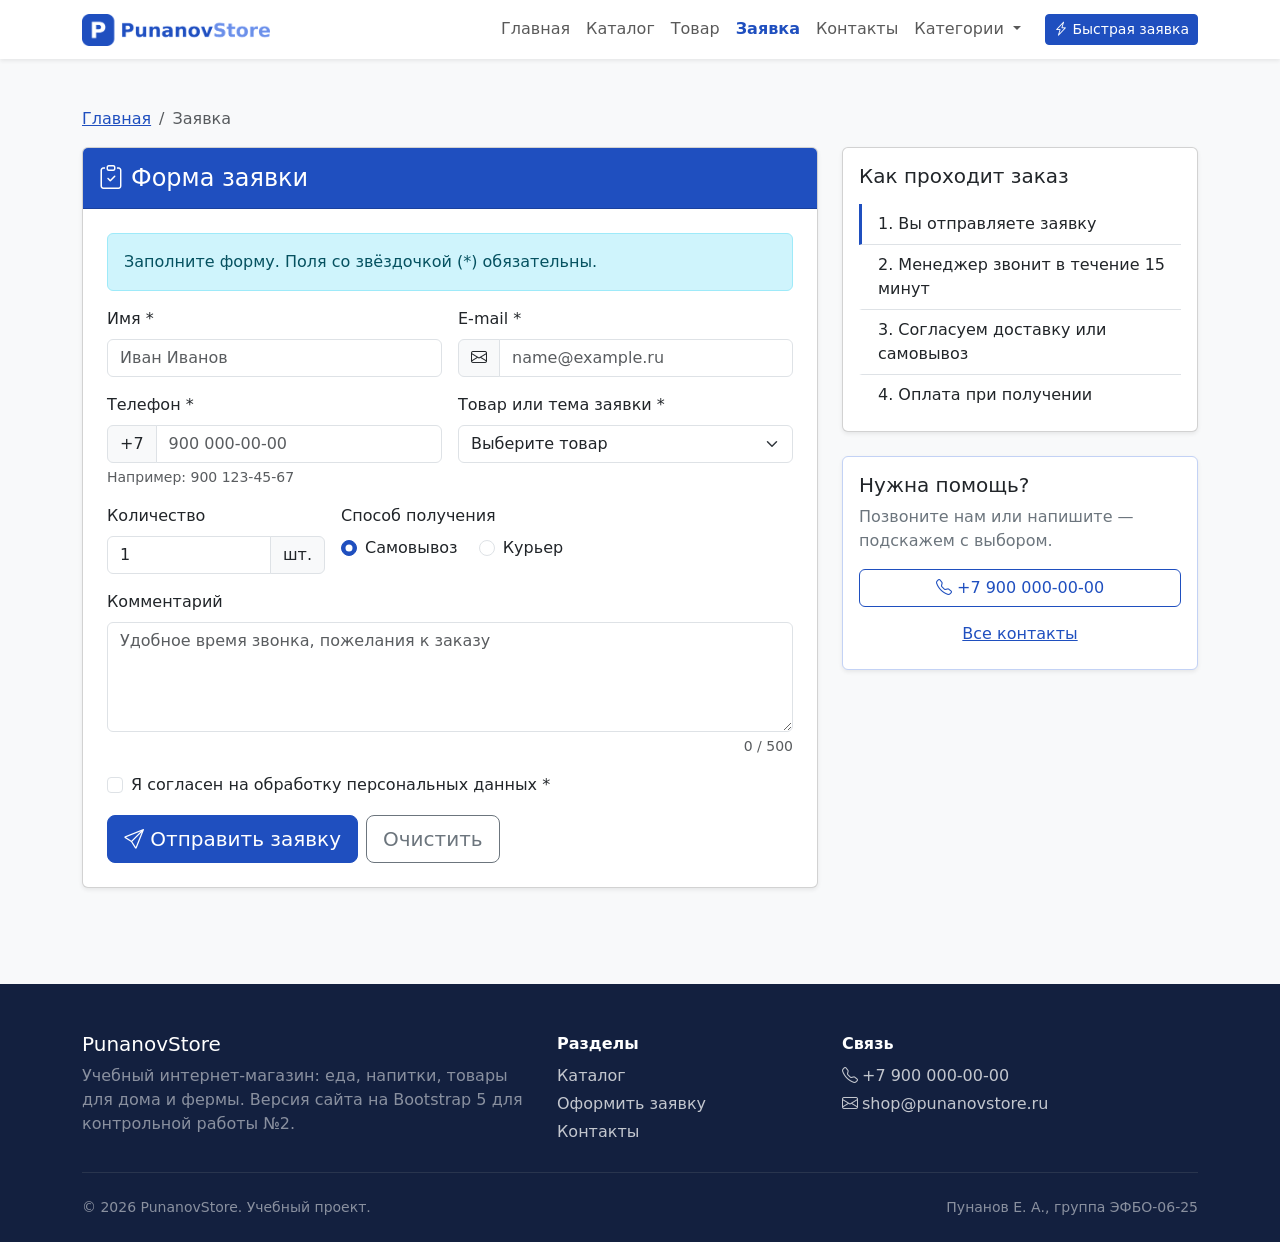
<file: order.html>
<!DOCTYPE html>
<html lang="ru">
<head>
  <meta charset="UTF-8">
  <meta name="viewport" content="width=device-width, initial-scale=1.0">
  <meta name="description" content="Форма заявки на покупку товара в PunanovStore.">
  <title>Заявка — PunanovStore</title>
  <link rel="icon" href="images/favicon.svg" type="image/svg+xml">

  <link rel="stylesheet" href="vendor/bootstrap/css/bootstrap.min.css">
  <link rel="stylesheet" href="vendor/bootstrap-icons/bootstrap-icons.min.css">
  <link rel="stylesheet" href="css/custom.css">
</head>
<body class="bg-body-tertiary">
  <a class="visually-hidden-focusable skip-link btn btn-primary" href="#main">Перейти к содержимому</a>

  <nav class="navbar navbar-expand-lg bg-body shadow-sm sticky-top" aria-label="Основная навигация">
    <div class="container">
      <a class="navbar-brand" href="index.html">
        <img src="images/logo.png" alt="PunanovStore — на главную" width="188" height="32">
      </a>

      <button class="navbar-toggler" type="button" data-bs-toggle="collapse" data-bs-target="#mainNavbar"
              aria-controls="mainNavbar" aria-expanded="false" aria-label="Переключить навигацию">
        <span class="navbar-toggler-icon"></span>
      </button>

      <div class="collapse navbar-collapse" id="mainNavbar">
        <ul class="navbar-nav ms-auto mb-2 mb-lg-0 align-items-lg-center">
          <li class="nav-item"><a class="nav-link" href="index.html">Главная</a></li>
          <li class="nav-item"><a class="nav-link" href="catalog.html">Каталог</a></li>
          <li class="nav-item"><a class="nav-link" href="product.html">Товар</a></li>
          <li class="nav-item"><a class="nav-link active" aria-current="page" href="order.html">Заявка</a></li>
          <li class="nav-item"><a class="nav-link" href="contacts.html">Контакты</a></li>
          <li class="nav-item dropdown">
            <a class="nav-link dropdown-toggle" href="#" role="button" data-bs-toggle="dropdown" aria-expanded="false">
              Категории
            </a>
            <ul class="dropdown-menu dropdown-menu-lg-end">
              <li><a class="dropdown-item" href="catalog.html?category=food"><i class="bi bi-egg-fried me-2" aria-hidden="true"></i>Еда</a></li>
              <li><a class="dropdown-item" href="catalog.html?category=drinks"><i class="bi bi-cup-straw me-2" aria-hidden="true"></i>Напитки</a></li>
              <li><a class="dropdown-item" href="catalog.html?category=farm"><i class="bi bi-tree me-2" aria-hidden="true"></i>Ферма</a></li>
              <li><a class="dropdown-item" href="catalog.html?category=home"><i class="bi bi-house-heart me-2" aria-hidden="true"></i>Для дома</a></li>
              <li><hr class="dropdown-divider"></li>
              <li><a class="dropdown-item" href="catalog.html">Все товары</a></li>
            </ul>
          </li>
          <li class="nav-item ms-lg-3 mt-2 mt-lg-0">
            <button class="btn btn-primary btn-sm" type="button" data-bs-toggle="modal" data-bs-target="#orderModal">
              <i class="bi bi-lightning-charge" aria-hidden="true"></i> Быстрая заявка
            </button>
          </li>
        </ul>
      </div>
    </div>
  </nav>

  <main id="main">

    <div class="container my-4 my-lg-5">
      <nav aria-label="breadcrumb">
        <ol class="breadcrumb">
          <li class="breadcrumb-item"><a href="index.html">Главная</a></li>
          <li class="breadcrumb-item active" aria-current="page">Заявка</li>
        </ol>
      </nav>

      <div class="row g-4">
        <div class="col-12 col-lg-8">
          <div class="card shadow-sm">
            <div class="card-header bg-primary text-white py-3">
              <h1 class="h4 mb-0"><i class="bi bi-clipboard-check me-2" aria-hidden="true"></i>Форма заявки</h1>
            </div>

            <div class="card-body p-3 p-md-4">
              <div class="alert alert-info" role="alert">
                Заполните форму. Поля со звёздочкой (*) обязательны.
              </div>

              <div class="alert alert-success d-none" role="alert" id="orderSuccess" tabindex="-1">
                <h2 class="alert-heading h5"><i class="bi bi-check-circle me-1" aria-hidden="true"></i>Заявка принята!</h2>
                <p class="mb-0" id="orderSuccessText">Менеджер свяжется с вами в ближайшее время.</p>
              </div>

              <form id="orderForm" class="needs-validation" action="#" method="post" novalidate>
                <div class="row g-3">
                  <div class="col-12 col-md-6">
                    <label for="order-name" class="form-label">Имя *</label>
                    <input id="order-name" name="name" type="text" class="form-control" minlength="2"
                           autocomplete="name" placeholder="Иван Иванов" required>
                    <div class="invalid-feedback">Введите имя (минимум 2 символа).</div>
                  </div>

                  <div class="col-12 col-md-6">
                    <label for="order-email" class="form-label">E-mail *</label>
                    <div class="input-group has-validation">
                      <span class="input-group-text"><i class="bi bi-envelope" aria-hidden="true"></i></span>
                      <input id="order-email" name="email" type="email" class="form-control"
                             autocomplete="email" placeholder="name@example.ru" required>
                      <div class="invalid-feedback">Введите корректный e-mail.</div>
                    </div>
                  </div>

                  <div class="col-12 col-md-6">
                    <label for="order-phone" class="form-label">Телефон *</label>
                    <div class="input-group has-validation">
                      <span class="input-group-text">+7</span>
                      <input id="order-phone" name="phone" type="tel" class="form-control" inputmode="tel"
                             placeholder="900 000-00-00" pattern="[0-9\s\-\(\)]{10,15}"
                             autocomplete="tel-national" aria-describedby="phoneHelp" required>
                      <div class="invalid-feedback">Введите 10 цифр номера.</div>
                    </div>
                    <div id="phoneHelp" class="form-text">Например: 900 123-45-67</div>
                  </div>

                  <div class="col-12 col-md-6">
                    <label for="order-product" class="form-label">Товар или тема заявки *</label>
                    <select id="order-product" name="product" class="form-select" required>
                      <option value="" selected disabled>Выберите товар</option>
                    <option value="sandwich">Бутерброд «Классика» — 121 ₽</option>
                    <option value="bull">Бычок-осеменитель — 150 000 ₽</option>
                    <option value="vodka">Водка «Пять Озёр» 0,5 л — 548 ₽</option>
                    <option value="pelmeni">Пельмени «Домашние» 1 кг — 389 ₽</option>
                    <option value="hen">Курица-несушка — 1 200 ₽</option>
                    <option value="samovar">Самовар электрический 3 л — 4 990 ₽</option>
                    <option value="consult">Консультация по подбору товара</option>
                    </select>
                    <div class="invalid-feedback">Выберите товар или консультацию.</div>
                  </div>

                  <div class="col-12 col-md-4">
                    <label for="order-qty" class="form-label">Количество</label>
                    <div class="input-group">
                      <input id="order-qty" name="qty" type="number" class="form-control" value="1" min="1" max="99">
                      <span class="input-group-text">шт.</span>
                    </div>
                  </div>

                  <div class="col-12 col-md-8">
                    <fieldset>
                      <legend class="form-label fs-6 mb-2">Способ получения</legend>
                      <div class="form-check form-check-inline">
                        <input class="form-check-input" type="radio" name="delivery" id="delivery-pickup" value="pickup" checked>
                        <label class="form-check-label" for="delivery-pickup">Самовывоз</label>
                      </div>
                      <div class="form-check form-check-inline">
                        <input class="form-check-input" type="radio" name="delivery" id="delivery-courier" value="courier">
                        <label class="form-check-label" for="delivery-courier">Курьер</label>
                      </div>
                    </fieldset>
                  </div>

                  <div class="col-12 d-none" id="addressField">
                    <label for="order-address" class="form-label">Адрес доставки *</label>
                    <input id="order-address" name="address" type="text" class="form-control"
                           autocomplete="street-address" placeholder="Улица, дом, квартира" disabled>
                    <div class="invalid-feedback">Укажите адрес для курьера.</div>
                  </div>

                  <div class="col-12">
                    <label for="order-comment" class="form-label">Комментарий</label>
                    <textarea id="order-comment" name="comment" class="form-control" rows="4" maxlength="500"
                              aria-describedby="commentCounter" placeholder="Удобное время звонка, пожелания к заказу"></textarea>
                    <div class="form-text text-end" id="commentCounter">0 / 500</div>
                  </div>

                  <div class="col-12">
                    <div class="form-check">
                      <input id="order-agree" name="agree" class="form-check-input" type="checkbox" required>
                      <label class="form-check-label" for="order-agree">Я согласен на обработку персональных данных *</label>
                      <div class="invalid-feedback">Без согласия заявку отправить нельзя.</div>
                    </div>
                  </div>

                  <div class="col-12 d-flex flex-wrap gap-2 btn-stack-sm">
                    <button class="btn btn-primary btn-lg" type="submit">
                      <i class="bi bi-send" aria-hidden="true"></i> Отправить заявку
                    </button>
                    <button class="btn btn-outline-secondary btn-lg" type="reset">Очистить</button>
                  </div>
                </div>
              </form>
            </div>
          </div>
        </div>

        <aside class="col-12 col-lg-4">
          <div class="card shadow-sm mb-4">
            <div class="card-body">
              <h2 class="h5 card-title mb-3">Как проходит заказ</h2>
              <ol class="list-group list-group-numbered list-group-flush order-steps">
                <li class="list-group-item">Вы отправляете заявку</li>
                <li class="list-group-item">Менеджер звонит в течение 15 минут</li>
                <li class="list-group-item">Согласуем доставку или самовывоз</li>
                <li class="list-group-item">Оплата при получении</li>
              </ol>
            </div>
          </div>

          <div class="card shadow-sm border-primary-subtle">
            <div class="card-body">
              <h2 class="h5 card-title">Нужна помощь?</h2>
              <p class="text-secondary">Позвоните нам или напишите — подскажем с выбором.</p>
              <a class="btn btn-outline-primary w-100 mb-2" href="tel:+79000000000"><i class="bi bi-telephone" aria-hidden="true"></i> +7 900 000-00-00</a>
              <a class="btn btn-link w-100" href="contacts.html">Все контакты</a>
            </div>
          </div>
        </aside>
      </div>
    </div>
  </main>

  <footer class="site-footer text-white pt-5 pb-4 mt-5">
    <div class="container">
      <div class="row g-4">
        <div class="col-12 col-md-6 col-lg-5">
          <p class="h5 mb-2">PunanovStore</p>
          <p class="text-white-50 mb-0">
            Учебный интернет-магазин: еда, напитки, товары для дома и фермы.
            Версия сайта на Bootstrap 5 для контрольной работы №2.
          </p>
        </div>
        <div class="col-12 col-sm-6 col-md-3 col-lg-3">
          <p class="fw-semibold mb-2">Разделы</p>
          <ul class="list-unstyled mb-0">
            <li class="mb-1"><a href="catalog.html">Каталог</a></li>
            <li class="mb-1"><a href="order.html">Оформить заявку</a></li>
            <li class="mb-1"><a href="contacts.html">Контакты</a></li>
          </ul>
        </div>
        <div class="col-12 col-sm-6 col-md-3 col-lg-4">
          <p class="fw-semibold mb-2">Связь</p>
          <ul class="list-unstyled mb-0">
            <li class="mb-1"><a href="tel:+79000000000"><i class="bi bi-telephone me-1" aria-hidden="true"></i>+7 900 000-00-00</a></li>
            <li class="mb-1"><a class="text-break" href="mailto:shop@punanovstore.ru"><i class="bi bi-envelope me-1" aria-hidden="true"></i>shop@punanovstore.ru</a></li>
          </ul>
        </div>
      </div>
      <hr class="border-secondary my-4">
      <div class="row g-2 small text-white-50">
        <div class="col-12 col-md-6">&copy; 2026 PunanovStore. Учебный проект.</div>
        <div class="col-12 col-md-6 text-md-end">Пунанов Е. А., группа ЭФБО-06-25</div>
      </div>
    </div>
  </footer>

  <div class="modal fade" id="orderModal" tabindex="-1" aria-labelledby="orderModalLabel" aria-hidden="true">
    <div class="modal-dialog modal-dialog-centered modal-dialog-scrollable">
      <div class="modal-content">
        <div class="modal-header">
          <h2 class="modal-title h5" id="orderModalLabel">Быстрая заявка</h2>
          <button type="button" class="btn-close" data-bs-dismiss="modal" aria-label="Закрыть"></button>
        </div>
        <div class="modal-body">
          <p class="text-secondary">Оставьте контакты — менеджер перезвонит и уточнит детали заказа.</p>
          <form id="quickOrderForm" class="needs-validation" action="#" method="post" novalidate>
            <div class="mb-3">
              <label for="modal-name" class="form-label">Имя *</label>
              <input id="modal-name" name="name" type="text" class="form-control" minlength="2"
                     autocomplete="given-name" required>
              <div class="invalid-feedback">Введите имя (минимум 2 символа).</div>
            </div>
            <div class="mb-3">
              <label for="modal-phone" class="form-label">Телефон *</label>
              <div class="input-group has-validation">
                <span class="input-group-text">+7</span>
                <input id="modal-phone" name="phone" type="tel" class="form-control" inputmode="tel"
                       placeholder="900 000-00-00" pattern="[0-9\s\-\(\)]{10,15}" autocomplete="tel-national" required>
                <div class="invalid-feedback">Введите 10 цифр номера.</div>
              </div>
            </div>
            <div class="mb-3">
              <label for="modal-product" class="form-label">Товар *</label>
              <select id="modal-product" name="product" class="form-select" required>
                <option value="" selected disabled>Выберите товар</option>
                    <option value="sandwich">Бутерброд «Классика» — 121 ₽</option>
                    <option value="bull">Бычок-осеменитель — 150 000 ₽</option>
                    <option value="vodka">Водка «Пять Озёр» 0,5 л — 548 ₽</option>
                    <option value="pelmeni">Пельмени «Домашние» 1 кг — 389 ₽</option>
                    <option value="hen">Курица-несушка — 1 200 ₽</option>
                    <option value="samovar">Самовар электрический 3 л — 4 990 ₽</option>
                    <option value="consult">Консультация по подбору товара</option>
              </select>
              <div class="invalid-feedback">Выберите товар или консультацию.</div>
            </div>
            <div class="form-check">
              <input id="modal-agree" name="agree" class="form-check-input" type="checkbox" required>
              <label class="form-check-label" for="modal-agree">Согласен на обработку персональных данных *</label>
              <div class="invalid-feedback">Без согласия заявку отправить нельзя.</div>
            </div>
          </form>
        </div>
        <div class="modal-footer">
          <button type="button" class="btn btn-secondary" data-bs-dismiss="modal">Закрыть</button>
          <button type="submit" class="btn btn-primary" form="quickOrderForm">Отправить</button>
        </div>
      </div>
    </div>
  </div>

  <div class="toast-container position-fixed bottom-0 end-0 p-3">
    <div id="appToast" class="toast align-items-center text-bg-success border-0" role="status" aria-live="polite" aria-atomic="true">
      <div class="d-flex">
        <div class="toast-body" id="appToastBody">Заявка отправлена!</div>
        <button type="button" class="btn-close btn-close-white me-2 m-auto" data-bs-dismiss="toast" aria-label="Закрыть"></button>
      </div>
    </div>
  </div>

  <script src="vendor/bootstrap/js/bootstrap.bundle.min.js"></script>
  <script src="js/main.js"></script>
</body>
</html>
</file>
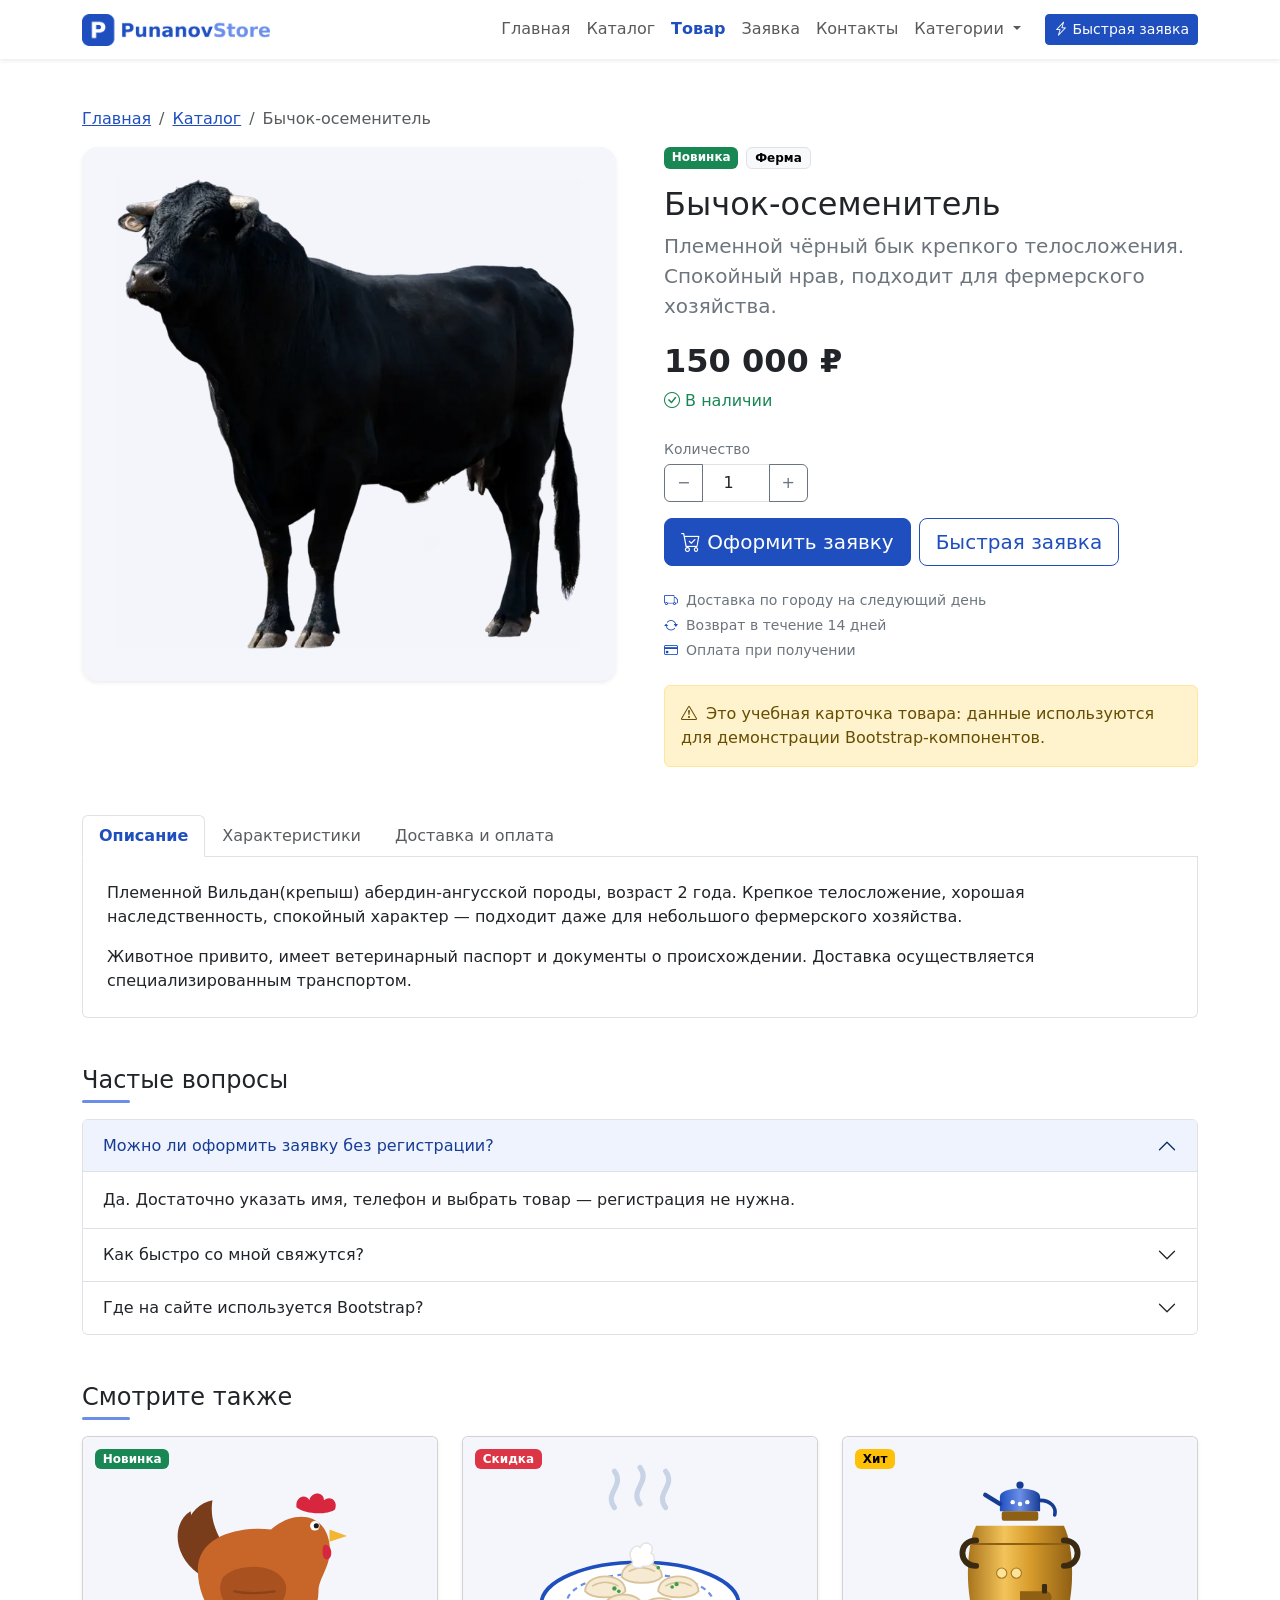
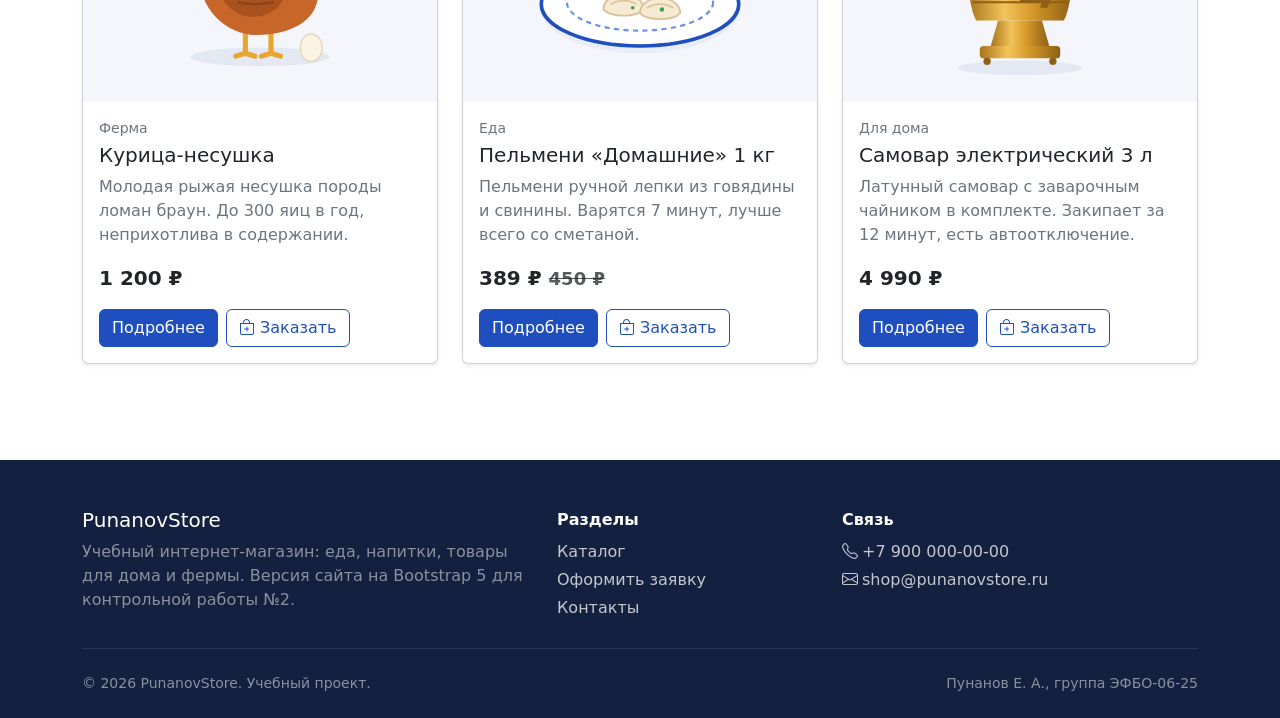
<file: product.html>
<!DOCTYPE html>
<html lang="ru">
<head>
  <meta charset="UTF-8">
  <meta name="viewport" content="width=device-width, initial-scale=1.0">
  <meta name="description" content="Подробная карточка товара: описание, характеристики, доставка.">
  <title>Товар — PunanovStore</title>
  <link rel="icon" href="images/favicon.svg" type="image/svg+xml">

  <link rel="stylesheet" href="vendor/bootstrap/css/bootstrap.min.css">
  <link rel="stylesheet" href="vendor/bootstrap-icons/bootstrap-icons.min.css">
  <link rel="stylesheet" href="css/custom.css">
</head>
<body>
  <a class="visually-hidden-focusable skip-link btn btn-primary" href="#main">Перейти к содержимому</a>

  <nav class="navbar navbar-expand-lg bg-body shadow-sm sticky-top" aria-label="Основная навигация">
    <div class="container">
      <a class="navbar-brand" href="index.html">
        <img src="images/logo.png" alt="PunanovStore — на главную" width="188" height="32">
      </a>

      <button class="navbar-toggler" type="button" data-bs-toggle="collapse" data-bs-target="#mainNavbar"
              aria-controls="mainNavbar" aria-expanded="false" aria-label="Переключить навигацию">
        <span class="navbar-toggler-icon"></span>
      </button>

      <div class="collapse navbar-collapse" id="mainNavbar">
        <ul class="navbar-nav ms-auto mb-2 mb-lg-0 align-items-lg-center">
          <li class="nav-item"><a class="nav-link" href="index.html">Главная</a></li>
          <li class="nav-item"><a class="nav-link" href="catalog.html">Каталог</a></li>
          <li class="nav-item"><a class="nav-link active" aria-current="page" href="product.html">Товар</a></li>
          <li class="nav-item"><a class="nav-link" href="order.html">Заявка</a></li>
          <li class="nav-item"><a class="nav-link" href="contacts.html">Контакты</a></li>
          <li class="nav-item dropdown">
            <a class="nav-link dropdown-toggle" href="#" role="button" data-bs-toggle="dropdown" aria-expanded="false">
              Категории
            </a>
            <ul class="dropdown-menu dropdown-menu-lg-end">
              <li><a class="dropdown-item" href="catalog.html?category=food"><i class="bi bi-egg-fried me-2" aria-hidden="true"></i>Еда</a></li>
              <li><a class="dropdown-item" href="catalog.html?category=drinks"><i class="bi bi-cup-straw me-2" aria-hidden="true"></i>Напитки</a></li>
              <li><a class="dropdown-item" href="catalog.html?category=farm"><i class="bi bi-tree me-2" aria-hidden="true"></i>Ферма</a></li>
              <li><a class="dropdown-item" href="catalog.html?category=home"><i class="bi bi-house-heart me-2" aria-hidden="true"></i>Для дома</a></li>
              <li><hr class="dropdown-divider"></li>
              <li><a class="dropdown-item" href="catalog.html">Все товары</a></li>
            </ul>
          </li>
          <li class="nav-item ms-lg-3 mt-2 mt-lg-0">
            <button class="btn btn-primary btn-sm" type="button" data-bs-toggle="modal" data-bs-target="#orderModal">
              <i class="bi bi-lightning-charge" aria-hidden="true"></i> Быстрая заявка
            </button>
          </li>
        </ul>
      </div>
    </div>
  </nav>

  <main id="main">

    <div class="container my-4 my-lg-5" id="productPage" data-product="bull">
      <nav aria-label="breadcrumb">
        <ol class="breadcrumb">
          <li class="breadcrumb-item"><a href="index.html">Главная</a></li>
          <li class="breadcrumb-item"><a href="catalog.html" data-field="catLink">Каталог</a></li>
          <li class="breadcrumb-item active" aria-current="page" data-field="crumb">Бычок-осеменитель</li>
        </ol>
      </nav>

      <div class="row g-4 g-lg-5">
        <div class="col-12 col-lg-6">
          <div class="product-gallery shadow-sm">
            <img src="images/bull.webp" alt="Чёрный племенной бык в полный рост" width="632" height="640" data-field="img">
          </div>
        </div>

        <div class="col-12 col-lg-6">
          <div class="d-flex flex-wrap gap-2 mb-3">
            <span class="badge text-bg-success" data-field="badge">Новинка</span>
            <span class="badge text-bg-light border" data-field="category">Ферма</span>
            <span class="badge text-bg-dark d-none" data-field="adult">18+</span>
          </div>
          <h1 class="h2" data-field="name">Бычок-осеменитель</h1>
          <p class="lead text-secondary" data-field="short">Племенной чёрный бык крепкого телосложения. Спокойный нрав, подходит для фермерского хозяйства.</p>

          <p class="mb-1">
            <span class="fs-2 fw-bold" data-field="price">150&nbsp;000&nbsp;₽</span>
            <span class="price-old ms-2 d-none" data-field="old"></span>
          </p>
          <p class="text-success mb-4" data-field="stock"><i class="bi bi-check-circle" aria-hidden="true"></i> В наличии</p>

          <div class="d-flex flex-wrap align-items-end gap-3 mb-4">
            <div>
              <label for="qty" class="form-label small text-secondary mb-1">Количество</label>
              <div class="input-group qty-group">
                <button class="btn btn-outline-secondary" type="button" data-qty="-1" aria-label="Уменьшить количество">−</button>
                <input id="qty" name="qty" type="number" class="form-control" value="1" min="1" max="99" inputmode="numeric">
                <button class="btn btn-outline-secondary" type="button" data-qty="1" aria-label="Увеличить количество">+</button>
              </div>
            </div>
            <div class="d-flex flex-wrap gap-2 btn-stack-sm flex-grow-1">
              <a class="btn btn-primary btn-lg" href="order.html?product=bull&amp;qty=1" id="orderLink">
                <i class="bi bi-cart-check" aria-hidden="true"></i> Оформить заявку
              </a>
              <button class="btn btn-outline-primary btn-lg" type="button" data-bs-toggle="modal"
                      data-bs-target="#orderModal" data-product="bull" id="quickOrderBtn">Быстрая заявка</button>
            </div>
          </div>

          <ul class="list-unstyled small text-secondary mb-4">
            <li class="mb-1"><i class="bi bi-truck me-2 text-primary" aria-hidden="true"></i>Доставка по городу на следующий день</li>
            <li class="mb-1"><i class="bi bi-arrow-repeat me-2 text-primary" aria-hidden="true"></i>Возврат в течение 14 дней</li>
            <li><i class="bi bi-credit-card me-2 text-primary" aria-hidden="true"></i>Оплата при получении</li>
          </ul>

          <div class="alert alert-warning mb-0" role="alert">
            <i class="bi bi-exclamation-triangle me-1" aria-hidden="true"></i>
            Это учебная карточка товара: данные используются для демонстрации Bootstrap-компонентов.
          </div>
        </div>
      </div>

      <section class="mt-5" aria-label="Информация о товаре">
        <ul class="nav nav-tabs" id="productTabs" role="tablist">
          <li class="nav-item" role="presentation">
            <button class="nav-link active" id="desc-tab" data-bs-toggle="tab" data-bs-target="#desc-pane"
                    type="button" role="tab" aria-controls="desc-pane" aria-selected="true">Описание</button>
          </li>
          <li class="nav-item" role="presentation">
            <button class="nav-link" id="specs-tab" data-bs-toggle="tab" data-bs-target="#specs-pane"
                    type="button" role="tab" aria-controls="specs-pane" aria-selected="false">Характеристики</button>
          </li>
          <li class="nav-item" role="presentation">
            <button class="nav-link" id="delivery-tab" data-bs-toggle="tab" data-bs-target="#delivery-pane"
                    type="button" role="tab" aria-controls="delivery-pane" aria-selected="false">Доставка и оплата</button>
          </li>
        </ul>
        <div class="tab-content border border-top-0 rounded-bottom p-3 p-md-4 bg-body">
          <div class="tab-pane fade show active" id="desc-pane" role="tabpanel" aria-labelledby="desc-tab" tabindex="0">
            <div data-field="description">
              <p>Племенной Вильдан(крепыш) абердин-ангусской породы, возраст 2 года. Крепкое телосложение, хорошая
                наследственность, спокойный характер — подходит даже для небольшого фермерского хозяйства.</p>
              <p class="mb-0">Животное привито, имеет ветеринарный паспорт и документы о происхождении.
                Доставка осуществляется специализированным транспортом.</p>
            </div>
          </div>
          <div class="tab-pane fade" id="specs-pane" role="tabpanel" aria-labelledby="specs-tab" tabindex="0">
            <div class="table-responsive">
              <table class="table table-striped table-bordered align-middle mb-0">
                <caption class="visually-hidden">Характеристики товара</caption>
                <tbody data-field="specs">
                  <tr><th scope="row" class="w-50">Категория</th><td>Ферма</td></tr>
                  <tr><th scope="row">Порода</th><td>Абердин-ангусская</td></tr>
                  <tr><th scope="row">Возраст</th><td>2 года</td></tr>
                  <tr><th scope="row">Вес</th><td>около 750 кг</td></tr>
                  <tr><th scope="row">Документы</th><td>Ветпаспорт, родословная</td></tr>
                  <tr><th scope="row">Наличие</th><td>В наличии</td></tr>
                </tbody>
              </table>
            </div>
          </div>
          <div class="tab-pane fade" id="delivery-pane" role="tabpanel" aria-labelledby="delivery-tab" tabindex="0">
            <div class="list-group">
              <div class="list-group-item d-flex gap-3">
                <i class="bi bi-shop fs-4 text-primary" aria-hidden="true"></i>
                <div><p class="fw-semibold mb-0">Самовывоз — бесплатно</p><p class="small text-secondary mb-0">В день подтверждения заявки, с 9:00 до 20:00.</p></div>
              </div>
              <div class="list-group-item d-flex gap-3">
                <i class="bi bi-truck fs-4 text-primary" aria-hidden="true"></i>
                <div><p class="fw-semibold mb-0">Курьер — 300 ₽</p><p class="small text-secondary mb-0">На следующий день, бесплатно при заказе от 3000 ₽.</p></div>
              </div>
              <div class="list-group-item d-flex gap-3">
                <i class="bi bi-wallet2 fs-4 text-primary" aria-hidden="true"></i>
                <div><p class="fw-semibold mb-0">Оплата при получении</p><p class="small text-secondary mb-0">Наличными или картой курьеру.</p></div>
              </div>
            </div>
          </div>
        </div>
      </section>

      <section class="mt-5" aria-labelledby="faq-title">
        <h2 id="faq-title" class="h4 section-title mb-3">Частые вопросы</h2>
        <div class="accordion" id="faqAccordion">
          <div class="accordion-item">
            <h3 class="accordion-header">
              <button class="accordion-button" type="button" data-bs-toggle="collapse" data-bs-target="#faqOne"
                      aria-expanded="true" aria-controls="faqOne">Можно ли оформить заявку без регистрации?</button>
            </h3>
            <div id="faqOne" class="accordion-collapse collapse show" data-bs-parent="#faqAccordion">
              <div class="accordion-body">Да. Достаточно указать имя, телефон и выбрать товар — регистрация не нужна.</div>
            </div>
          </div>
          <div class="accordion-item">
            <h3 class="accordion-header">
              <button class="accordion-button collapsed" type="button" data-bs-toggle="collapse" data-bs-target="#faqTwo"
                      aria-expanded="false" aria-controls="faqTwo">Как быстро со мной свяжутся?</button>
            </h3>
            <div id="faqTwo" class="accordion-collapse collapse" data-bs-parent="#faqAccordion">
              <div class="accordion-body">В рабочее время — в течение 15 минут, в остальное время — утром следующего дня.</div>
            </div>
          </div>
          <div class="accordion-item">
            <h3 class="accordion-header">
              <button class="accordion-button collapsed" type="button" data-bs-toggle="collapse" data-bs-target="#faqThree"
                      aria-expanded="false" aria-controls="faqThree">Где на сайте используется Bootstrap?</button>
            </h3>
            <div id="faqThree" class="accordion-collapse collapse" data-bs-parent="#faqAccordion">
              <div class="accordion-body">Везде: сетка, навигация, карточки, формы, модальное окно, вкладки, этот accordion и toast-уведомления.</div>
            </div>
          </div>
        </div>
      </section>

      <section class="mt-5" aria-labelledby="related-title">
        <h2 id="related-title" class="h4 section-title mb-3">Смотрите также</h2>
        <div class="row g-4" id="relatedGrid">
          <div class="col-12 col-md-6 col-lg-4" data-related="hen">
            <article class="card h-100 shadow-sm product-card">
              <div class="product-card__image rounded-top">
                <img src="images/hen.svg" alt="Рыжая курица-несушка рядом с яйцом" width="640" height="640" loading="lazy">
                <span class="badge text-bg-success">Новинка</span>
              </div>
              <div class="card-body d-flex flex-column">
                <p class="small text-secondary mb-1">Ферма</p>
                <h3 class="card-title h5">Курица-несушка</h3>
                <p class="card-text text-secondary">Молодая рыжая несушка породы ломан браун. До 300 яиц в год, неприхотлива в содержании.</p>
                <p class="fs-5 fw-bold mt-auto mb-3">1 200 ₽</p>
                <div class="d-flex flex-wrap gap-2">
                  <a class="btn btn-primary" href="product.html?id=hen">Подробнее</a>
                  <button class="btn btn-outline-primary btn-order" type="button"
                          data-bs-toggle="modal" data-bs-target="#orderModal" data-product="hen">
                    <i class="bi bi-bag-plus" aria-hidden="true"></i> Заказать
                  </button>
                </div>
              </div>
            </article>
          </div>
          <div class="col-12 col-md-6 col-lg-4" data-related="pelmeni">
            <article class="card h-100 shadow-sm product-card">
              <div class="product-card__image rounded-top">
                <img src="images/pelmeni.svg" alt="Тарелка пельменей со сметаной и укропом" width="640" height="640" loading="lazy">
                <span class="badge text-bg-danger">Скидка</span>
              </div>
              <div class="card-body d-flex flex-column">
                <p class="small text-secondary mb-1">Еда</p>
                <h3 class="card-title h5">Пельмени «Домашние» 1 кг</h3>
                <p class="card-text text-secondary">Пельмени ручной лепки из говядины и свинины. Варятся 7 минут, лучше всего со сметаной.</p>
                <p class="fs-5 fw-bold mt-auto mb-3">389 ₽ <span class="price-old">450 ₽</span></p>
                <div class="d-flex flex-wrap gap-2">
                  <a class="btn btn-primary" href="product.html?id=pelmeni">Подробнее</a>
                  <button class="btn btn-outline-primary btn-order" type="button"
                          data-bs-toggle="modal" data-bs-target="#orderModal" data-product="pelmeni">
                    <i class="bi bi-bag-plus" aria-hidden="true"></i> Заказать
                  </button>
                </div>
              </div>
            </article>
          </div>
          <div class="col-12 col-md-6 col-lg-4" data-related="samovar">
            <article class="card h-100 shadow-sm product-card">
              <div class="product-card__image rounded-top">
                <img src="images/samovar.svg" alt="Латунный электрический самовар с синим заварочным чайником" width="640" height="640" loading="lazy">
                <span class="badge text-bg-warning">Хит</span>
              </div>
              <div class="card-body d-flex flex-column">
                <p class="small text-secondary mb-1">Для дома</p>
                <h3 class="card-title h5">Самовар электрический 3 л</h3>
                <p class="card-text text-secondary">Латунный самовар с заварочным чайником в комплекте. Закипает за 12 минут, есть автоотключение.</p>
                <p class="fs-5 fw-bold mt-auto mb-3">4 990 ₽</p>
                <div class="d-flex flex-wrap gap-2">
                  <a class="btn btn-primary" href="product.html?id=samovar">Подробнее</a>
                  <button class="btn btn-outline-primary btn-order" type="button"
                          data-bs-toggle="modal" data-bs-target="#orderModal" data-product="samovar">
                    <i class="bi bi-bag-plus" aria-hidden="true"></i> Заказать
                  </button>
                </div>
              </div>
            </article>
          </div>
          <div class="col-12 col-md-6 col-lg-4 d-none" data-related="sandwich">
            <article class="card h-100 shadow-sm product-card">
              <div class="product-card__image rounded-top">
                <img src="images/sandwich.webp" alt="Бутерброд с ветчиной и сыром на белом хлебе" width="640" height="600" loading="lazy">
                <span class="badge text-bg-warning">Хит</span>
              </div>
              <div class="card-body d-flex flex-column">
                <p class="small text-secondary mb-1">Еда</p>
                <h3 class="card-title h5">Бутерброд «Классика»</h3>
                <p class="card-text text-secondary">Сэндвич с ветчиной и сыром на мягком белом хлебе. Быстрый перекус на каждый день.</p>
                <p class="fs-5 fw-bold mt-auto mb-3">121 ₽</p>
                <div class="d-flex flex-wrap gap-2">
                  <a class="btn btn-primary" href="product.html?id=sandwich">Подробнее</a>
                  <button class="btn btn-outline-primary btn-order" type="button"
                          data-bs-toggle="modal" data-bs-target="#orderModal" data-product="sandwich">
                    <i class="bi bi-bag-plus" aria-hidden="true"></i> Заказать
                  </button>
                </div>
              </div>
            </article>
          </div>
        </div>
      </section>
    </div>
  </main>

  <footer class="site-footer text-white pt-5 pb-4 mt-5">
    <div class="container">
      <div class="row g-4">
        <div class="col-12 col-md-6 col-lg-5">
          <p class="h5 mb-2">PunanovStore</p>
          <p class="text-white-50 mb-0">
            Учебный интернет-магазин: еда, напитки, товары для дома и фермы.
            Версия сайта на Bootstrap 5 для контрольной работы №2.
          </p>
        </div>
        <div class="col-12 col-sm-6 col-md-3 col-lg-3">
          <p class="fw-semibold mb-2">Разделы</p>
          <ul class="list-unstyled mb-0">
            <li class="mb-1"><a href="catalog.html">Каталог</a></li>
            <li class="mb-1"><a href="order.html">Оформить заявку</a></li>
            <li class="mb-1"><a href="contacts.html">Контакты</a></li>
          </ul>
        </div>
        <div class="col-12 col-sm-6 col-md-3 col-lg-4">
          <p class="fw-semibold mb-2">Связь</p>
          <ul class="list-unstyled mb-0">
            <li class="mb-1"><a href="tel:+79000000000"><i class="bi bi-telephone me-1" aria-hidden="true"></i>+7 900 000-00-00</a></li>
            <li class="mb-1"><a class="text-break" href="mailto:shop@punanovstore.ru"><i class="bi bi-envelope me-1" aria-hidden="true"></i>shop@punanovstore.ru</a></li>
          </ul>
        </div>
      </div>
      <hr class="border-secondary my-4">
      <div class="row g-2 small text-white-50">
        <div class="col-12 col-md-6">&copy; 2026 PunanovStore. Учебный проект.</div>
        <div class="col-12 col-md-6 text-md-end">Пунанов Е. А., группа ЭФБО-06-25</div>
      </div>
    </div>
  </footer>

  <div class="modal fade" id="orderModal" tabindex="-1" aria-labelledby="orderModalLabel" aria-hidden="true">
    <div class="modal-dialog modal-dialog-centered modal-dialog-scrollable">
      <div class="modal-content">
        <div class="modal-header">
          <h2 class="modal-title h5" id="orderModalLabel">Быстрая заявка</h2>
          <button type="button" class="btn-close" data-bs-dismiss="modal" aria-label="Закрыть"></button>
        </div>
        <div class="modal-body">
          <p class="text-secondary">Оставьте контакты — менеджер перезвонит и уточнит детали заказа.</p>
          <form id="quickOrderForm" class="needs-validation" action="#" method="post" novalidate>
            <div class="mb-3">
              <label for="modal-name" class="form-label">Имя *</label>
              <input id="modal-name" name="name" type="text" class="form-control" minlength="2"
                     autocomplete="given-name" required>
              <div class="invalid-feedback">Введите имя (минимум 2 символа).</div>
            </div>
            <div class="mb-3">
              <label for="modal-phone" class="form-label">Телефон *</label>
              <div class="input-group has-validation">
                <span class="input-group-text">+7</span>
                <input id="modal-phone" name="phone" type="tel" class="form-control" inputmode="tel"
                       placeholder="900 000-00-00" pattern="[0-9\s\-\(\)]{10,15}" autocomplete="tel-national" required>
                <div class="invalid-feedback">Введите 10 цифр номера.</div>
              </div>
            </div>
            <div class="mb-3">
              <label for="modal-product" class="form-label">Товар *</label>
              <select id="modal-product" name="product" class="form-select" required>
                <option value="" selected disabled>Выберите товар</option>
                    <option value="sandwich">Бутерброд «Классика» — 121 ₽</option>
                    <option value="bull">Бычок-осеменитель — 150 000 ₽</option>
                    <option value="vodka">Водка «Пять Озёр» 0,5 л — 548 ₽</option>
                    <option value="pelmeni">Пельмени «Домашние» 1 кг — 389 ₽</option>
                    <option value="hen">Курица-несушка — 1 200 ₽</option>
                    <option value="samovar">Самовар электрический 3 л — 4 990 ₽</option>
                    <option value="consult">Консультация по подбору товара</option>
              </select>
              <div class="invalid-feedback">Выберите товар или консультацию.</div>
            </div>
            <div class="form-check">
              <input id="modal-agree" name="agree" class="form-check-input" type="checkbox" required>
              <label class="form-check-label" for="modal-agree">Согласен на обработку персональных данных *</label>
              <div class="invalid-feedback">Без согласия заявку отправить нельзя.</div>
            </div>
          </form>
        </div>
        <div class="modal-footer">
          <button type="button" class="btn btn-secondary" data-bs-dismiss="modal">Закрыть</button>
          <button type="submit" class="btn btn-primary" form="quickOrderForm">Отправить</button>
        </div>
      </div>
    </div>
  </div>

  <div class="toast-container position-fixed bottom-0 end-0 p-3">
    <div id="appToast" class="toast align-items-center text-bg-success border-0" role="status" aria-live="polite" aria-atomic="true">
      <div class="d-flex">
        <div class="toast-body" id="appToastBody">Заявка отправлена!</div>
        <button type="button" class="btn-close btn-close-white me-2 m-auto" data-bs-dismiss="toast" aria-label="Закрыть"></button>
      </div>
    </div>
  </div>

  <script src="vendor/bootstrap/js/bootstrap.bundle.min.js"></script>
  <script src="js/main.js"></script>
</body>
</html>
</file>
<file: css/custom.css>
:root {
  --ps-blue: #1f4fbf;
  --ps-blue-dark: #173c94;
  --ps-blue-light: #6b8fe8;
  --ps-blue-soft: #eef3fd;
  --ps-radius-lg: 1rem;
  --ps-shadow-hover: 0 0.75rem 1.5rem rgba(31, 79, 191, 0.15);
  --ps-image-bg: #f4f6fb;
}

:root {
  --bs-primary: var(--ps-blue);
  --bs-primary-rgb: 31, 79, 191;
  --bs-primary-text-emphasis: var(--ps-blue-dark);
  --bs-primary-bg-subtle: var(--ps-blue-soft);
  --bs-primary-border-subtle: #c3d2f5;
  --bs-link-color: var(--ps-blue);
  --bs-link-color-rgb: 31, 79, 191;
  --bs-link-hover-color: var(--ps-blue-dark);
  --bs-link-hover-color-rgb: 23, 60, 148;
  --bs-focus-ring-color: rgba(31, 79, 191, 0.3);
}

.btn-primary {
  --bs-btn-bg: var(--ps-blue);
  --bs-btn-border-color: var(--ps-blue);
  --bs-btn-hover-bg: var(--ps-blue-dark);
  --bs-btn-hover-border-color: var(--ps-blue-dark);
  --bs-btn-active-bg: var(--ps-blue-dark);
  --bs-btn-active-border-color: var(--ps-blue-dark);
  --bs-btn-disabled-bg: var(--ps-blue);
  --bs-btn-disabled-border-color: var(--ps-blue);
  --bs-btn-focus-shadow-rgb: 31, 79, 191;
}

.btn-outline-primary {
  --bs-btn-color: var(--ps-blue);
  --bs-btn-border-color: var(--ps-blue);
  --bs-btn-hover-bg: var(--ps-blue);
  --bs-btn-hover-border-color: var(--ps-blue);
  --bs-btn-active-bg: var(--ps-blue-dark);
  --bs-btn-active-border-color: var(--ps-blue-dark);
  --bs-btn-focus-shadow-rgb: 31, 79, 191;
}

.form-control:focus,
.form-select:focus,
.form-check-input:focus {
  border-color: var(--ps-blue-light);
  box-shadow: 0 0 0 0.25rem var(--bs-focus-ring-color);
}

.form-check-input:checked {
  background-color: var(--ps-blue);
  border-color: var(--ps-blue);
}

.nav-tabs .nav-link {
  color: var(--bs-secondary-color);
}

.nav-tabs .nav-link.active {
  color: var(--ps-blue);
  font-weight: 600;
}

.accordion {
  --bs-accordion-active-bg: var(--ps-blue-soft);
  --bs-accordion-active-color: var(--ps-blue-dark);
  --bs-accordion-btn-focus-box-shadow: 0 0 0 0.25rem var(--bs-focus-ring-color);
}


body {
  min-height: 100vh;
  display: flex;
  flex-direction: column;
}

main {
  flex: 1 0 auto;
}

a:focus-visible,
.btn:focus-visible,
.nav-link:focus-visible {
  outline: 3px solid var(--ps-blue-light);
  outline-offset: 2px;
}

.skip-link:focus {
  position: fixed;
  top: 0.5rem;
  left: 0.5rem;
  z-index: 1100;
}

.navbar-brand img {
  height: 32px;
  width: auto;
}

.navbar .nav-link.active {
  color: var(--ps-blue);
  font-weight: 600;
}

.section-title {
  position: relative;
  padding-bottom: 0.5rem;
}

.section-title::after {
  content: "";
  position: absolute;
  left: 0;
  bottom: 0;
  width: 3rem;
  height: 3px;
  border-radius: 3px;
  background: var(--ps-blue-light);
}

.text-center .section-title::after,
.section-title.text-center::after {
  left: 50%;
  transform: translateX(-50%);
}

.icon-circle {
  width: 3rem;
  height: 3rem;
  display: inline-flex;
  align-items: center;
  justify-content: center;
  border-radius: 50%;
  background: var(--ps-blue-soft);
  color: var(--ps-blue);
  font-size: 1.35rem;
}


.hero {
  background:
    radial-gradient(circle at 85% 20%, rgba(107, 143, 232, 0.35), transparent 45%),
    linear-gradient(135deg, var(--ps-blue-soft) 0%, #ffffff 70%);
}

.hero-carousel .carousel-item img {
  height: 340px;
  object-fit: contain;
  padding: 1.5rem;
}

.hero-carousel {
  background: #ffffff;
  border-radius: var(--ps-radius-lg);
}

.hero-carousel .carousel-indicators [data-bs-target] {
  background-color: var(--ps-blue);
}

.hero-carousel .carousel-control-prev-icon,
.hero-carousel .carousel-control-next-icon {
  width: 2.5rem;
  height: 2.5rem;
  border-radius: 50%;
  background-color: var(--ps-blue);
  background-size: 55%;
}

.hero-carousel .carousel-caption {
  bottom: 2rem;
}

.cta-band {
  background: linear-gradient(120deg, var(--ps-blue) 0%, var(--ps-blue-light) 100%);
  border-radius: var(--ps-radius-lg);
}


.product-card {
  transition: transform 0.2s ease, box-shadow 0.2s ease;
}

.product-card:hover {
  transform: translateY(-4px);
  box-shadow: var(--ps-shadow-hover) !important;
}

.product-card__image {
  position: relative;
  background: var(--ps-image-bg);
  aspect-ratio: 4 / 3;
}

.product-card__image img {
  position: absolute;
  inset: 0;
  width: 100%;
  height: 100%;
  object-fit: contain;
  padding: 1rem;
}

.product-card__image .badge {
  position: absolute;
  top: 0.75rem;
  left: 0.75rem;
}

.product-card .stretched-link {
  z-index: 1;
}


.product-card .btn-order {
  position: relative;
  z-index: 2;
}

.price-old {
  text-decoration: line-through;
  color: var(--bs-secondary-color);
  font-size: 0.9em;
}


@media (min-width: 992px) {
  .catalog-sidebar {
    position: sticky;
    top: 5rem;
  }
}

.catalog-item.is-hidden {
  display: none;
}


.product-gallery {
  position: relative;
  background: var(--ps-image-bg);
  border-radius: var(--ps-radius-lg);
  aspect-ratio: 1 / 1;
}

.product-gallery img {
  position: absolute;
  inset: 0;
  width: 100%;
  height: 100%;
  object-fit: contain;
  padding: 2rem;
}

.qty-group {
  max-width: 9rem;
}

.qty-group .form-control {
  text-align: center;
}


.order-steps .list-group-item {
  border-left: 3px solid transparent;
}

.order-steps .list-group-item:first-child {
  border-left-color: var(--ps-blue);
}

.toast-container {
  z-index: 1090;
}


.site-footer {
  background: #13203f;
}

.site-footer a {
  color: rgba(255, 255, 255, 0.75);
  text-decoration: none;
}

.site-footer a:hover,
.site-footer a:focus-visible {
  color: #ffffff;
}


@media (max-width: 575.98px) {
  .hero-carousel .carousel-item img {
    height: 240px;
  }

  .display-5 {
    font-size: 2rem;
  }


  .btn-stack-sm > .btn {
    flex: 1 1 100%;
  }
}

@media (prefers-reduced-motion: reduce) {
  .product-card,
  .product-card:hover {
    transition: none;
    transform: none;
  }
}
</file>
